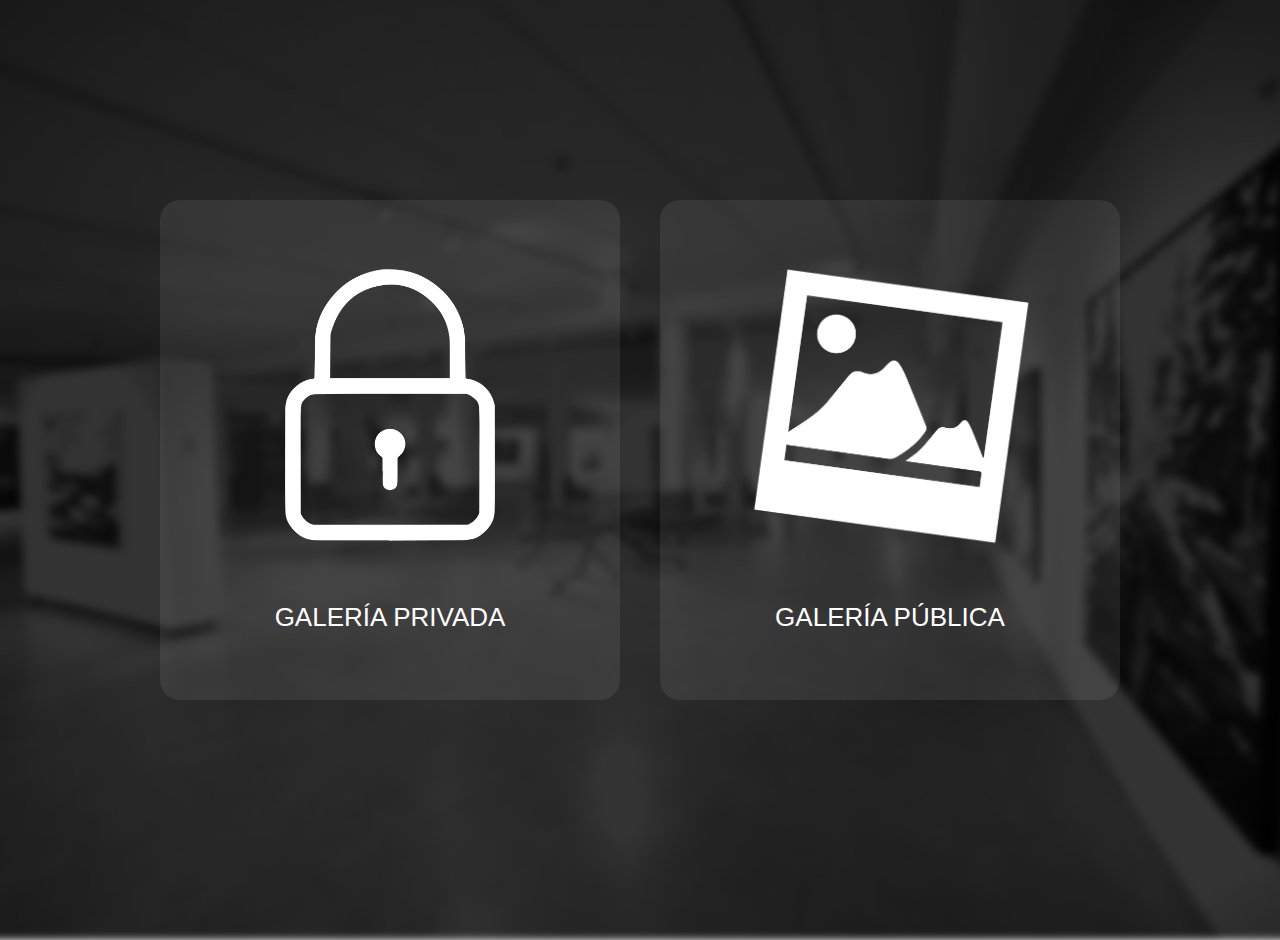
<file: Front-end development/Exams/27-11-2019 - Gallery/index.html>
<!DOCTYPE html>
<!-- Idioma español -->
<html lang="es-ES">
<head>
	<meta charset="UTF-8">
	<title>Examen Noviembre</title>

	<!-- Añadimos jQuery -->
	<script src="https://ajax.googleapis.com/ajax/libs/jquery/3.4.1/jquery.min.js"></script>
	
	<style>
		
		/*Reglas generales*/
		* {
			font-family: Helvetica, sans-serif;
		}
		body {
			padding: 0;
			margin: 0;
			overflow: hidden;
		}

		/*Imagen de fondo*/
		.background {
			position: absolute;
			filter: grayscale(100%) contrast(150%) brightness(20%) blur(4px);
			background-image: url('./images/background.jpg');
			background-color: rgb(100,100,100);
			background-size: cover;
			background-position: center;
			background-repeat: no-repeat;
			width: calc(100% + 50px);
			height: calc(100% + 50px);
			top: -10px;
			left: -10px;
		}
		
		/*Contenedor principal que centra el contenido*/
		.main-container {
			position: absolute;
			vertical-align: middle;
			margin: auto;
			display: flex;
			flex-direction: column;
			flex-wrap: wrap;
			justify-content: center;
			align-items: center;
			width: 100%;
			height: 100%;			
		}

		/*Reglas de los subcontenedores*/
		.subcontainer {
			position: absolute;
			display: flex;
			/*background-color: red;*/
			width: 1000px;
			height: 500px;
			justify-content: center;
			align-items: center;
			color: white;			
		}
		/*Subcontenedor de la interfaz principal*/
		.subcontainer_main {
			opacity: 1;
			/*pointer-events: none;*/
		}
		/*Subcontenedor del formulario*/
		.subcontainer_column {
			opacity: 0;
			flex-direction: column;
			pointer-events: none;
		}
		/*Subcontenedor de la galería privada*/
		.subcontainer_img {
			width: 1200px;
			height: 500px;
			opacity: 0;
			pointer-events: none;
			/*background-color: red;*/
		}
		/*Subcontenedor de la galería pública*/
		.subcontainer_public {
			width: 1200px;
			height: 650px;
			flex-direction: column;
			/*background-color: red;*/
			margin-top: 30px;
			opacity: 0;
			pointer-events: none;
		}

		/*Botones de la interfaz inicial para acceder a las diferentes galerías*/
		.myButton {
			display: flex;
			flex-direction: column;
			margin: 2%;
			width: 50%;
			height: 100%;
			cursor: pointer;
			justify-content: center;
			align-items: center;
			color: white;
			background-color: rgba(255,255,255,.08);
			transition: .2s;
			border-radius: 20px;
		}
		
		/*Contenedores de las imágenes de los botones*/
		.myImage {
			width: 90%;
			height: 75%;
			/*background-color: blue;*/
			display: flex;
			justify-content: center;
			align-items: center;
		}

		/*Títulos de las galerías*/
		.subtext {
			width: 100%;
			height: 25%;
			font-size: 26px;
			/*background-color: red;*/
			display: flex;
			justify-content: center;
			align-items: center;
			color: white;
			margin-top: -40px;
		}

		img {
			width: 75%;
		}

		#right img {
			width: 70%;
		}

		.myButton:hover {
			background-color: rgba(255,255,255,.2);
		}

		/* - - - - - - - - - - - - - - - - - - - - - - - - - - - - - - - - */

		/* FORMULARIO */

		/* - - - - - - - - - - - - - - - - - - - - - - - - - - - - - - - - */

		/*Reglas generales del formulario*/
		.form {
			width: 600px;
			height: 415px;
			background-color: rgba(255,255,255,.15);
			transition: .2s;
			border-radius: 20px;
		}
		/*Círculo superior con la imagen de un candado*/
		.circle-container {
			width: 100%;
			display: flex;
			justify-content: center;
			align-items: center;			
		}
		.circle {
			position: absolute;
			clip-path: circle(50% at 50% 50%);
			width: 70px;
			height: 70px;
			background-color: rgba(120,190,220,1);
			vertical-align: middle;
			margin: auto;
			display: flex;
			flex-direction: column;
			flex-wrap: wrap;
			justify-content: center;
			align-items: center;
		}
		.circle img {
			width: 60%;
			margin-top: -5px;
		}
		
		/*Contenedores de los campos de texto*/
		.field-container {
			width: 100%;
			/*background-color: red;*/
			display: flex;
			justify-content: center;
			align-items: center;
			position: relative;
			top: 70px;
		}
		#nameC {
			top: 70px;
		}
		#lastnameC {
			top: 85px;
		}
		#keyC {
			top: 100px;
		}
		#buttonC {
			top: 130px;
		}

		/*Atributos específicos de ellos*/
		.field-container input, .field-container button {
			text-decoration: none;
			width: 60%;
			height: 48px;
			border-radius: 10px;
			outline: none;
			border-color: transparent;
		}

		.field-container input {
			text-align: left;
			font-size: 22px;
			transition: .2s;
			border: 2px solid white;
			padding-left: 6%;
			padding-right: 6%;
		}

		#keyC input {
			text-align: center;
		}

		.field-container input:focus{
		    border: 2px solid rgba(120,190,220,1);
		}

		::placeholder {
			/*font-size: 24px;*/
			opacity: 0.2;
			position: relative;
			top: 0;
		}

		.field-container button {
			width: 72%;
			height: 60px;
			background-color: rgba(0,0,0,0.5);
			color: white;
			font-size: 18px;
			cursor: pointer;
			transition: .2s;
		}

		.field-container button:hover {
			background-color: rgba(140,215,250,1);
		}

		.subtitle {
			margin-top: 30px;
			opacity: 0.6;
		}

		/* - - - - - - - - - - - - - - - - - - - - - - - - - - - - - - - - */

		/* GALERÍA PRIVADA */

		/* - - - - - - - - - - - - - - - - - - - - - - - - - - - - - - - - */

		/*Botón en el que está la flecha de retorno*/
		#button-img {
			position: fixed;
			width: 60px;
			height: 60px;
			border-radius: 30px;
			border: 2px solid rgba(255,255,255,0.2);
			background-color: rgba(255,255,255,0.05);
			margin-left: 20px;
			margin-top: 20PX;
			cursor: pointer;
			z-index: 100;
			transform: rotate(180deg);
			outline: none;
			opacity: 0;
			transition: .2s;
		}
		/*#button-img:hover {
			background-color: rgba(255,255,255,0.1);
		}*/
		
		/*Contenedor de las pinturas*/
		.painting-container {
			width: 30%;
			height: 90%;
			margin: 1.6%;
			display: flex;
			flex-direction: column;
			padding-top: 100px;
		}

		/*Atributos de las pinturas*/
		.painting {
			width: 100%;
			height: 60%;
			background-image: url('./images/1.jpg');
			background-size: cover;
  			background-position: center;
  			background-repeat: no-repeat;
  			filter: grayscale(100%);
  			transition: .2s;
  			cursor: pointer;
  			border-radius: 5px;
		}
		#painting2 {
			background-image: url('./images/2.jpg');
		}
		#painting3 {
			background-image: url('./images/3.jpg');
		}

		.painting img {			
			box-shadow: 0 0 12px 10px rgba(0,0,0,.2);
		}
		
		/*Subtítulo de las pinturas*/
		.painting-text {
			width: 100%;
			height: 40%;
			/*background-color: green;*/
			text-align: center;
			font-size: 13px;		
			padding-top: 10px;
			opacity: 1;
			transition: .2s;			
		}

		.painting-text p {
			padding-right: 30px;
			padding-left: 30px;
		}

		.painting-text #p2 {
			padding-top: 5px;
		}

		.title-and-paragraph {
			margin-top: -20px;
			opacity: 0;
			transition: .2s;
		}

		/* - - - - - - - - - - - - - - - - - - - - - - - - - - - - - - - - */

		/* GALERÍA PÚBLICA */

		/* - - - - - - - - - - - - - - - - - - - - - - - - - - - - - - - - */

		/*Contenedor de la imagen ampliada y las flechas de dirección*/
		.top-container {
			width: 100%;
			height: 70%;
			/*background-color: green;*/
			vertical-align: middle;
			margin: auto;
			display: flex;
			flex-direction: column;
			flex-wrap: wrap;
			justify-content: center;
			align-items: center;
		}

		/*Contenedor de las miniaturas*/
		.bottom-container {
			width: 100%;
			height: 30%;
			/*background-color: blue;*/
			vertical-align: middle;
			margin: auto;
			display: flex;
			flex-direction: row;
			flex-wrap: wrap;
			justify-content: center;
			align-items: center;
		}

		/*Contenedor de las flechas*/
		.arrow-container {
			width: 15%;
			height: 100%;
			/*background-color: yellow;*/
			vertical-align: middle;
			margin: auto;
			display: flex;
			flex-direction: column;
			flex-wrap: wrap;
			justify-content: center;
			align-items: center;
			margin-top: -15px;	
		}

		.arrow-subcontainer {
			width: 100px;
			height: 100px;
			/*background-color: rgba(255,255,255,.1);*/
			background-image: url('./images/side_arrow.png');
			background-size: 50px 50px;
  			background-position: 54% 50%;
  			background-repeat: no-repeat;
  			cursor: pointer;
  			opacity: .2;
  			clip-path: circle(50% at 50% 50%);
  			transition: .2s;
		}

		.arrow-subcontainer:hover {
			background-color: rgba(255,255,255,.1);
			opacity: .7;			
		}

		#arrow1 {
			transform: rotate(180deg);
		}

		/*Contenedor de la imagen ampliada*/
		.image-container {
			width: 70%;
			height: 100%;
			/*background-color: black;*/
			vertical-align: middle;
			margin: auto;
			display: flex;
			flex-direction: column;
			flex-wrap: wrap;
			justify-content: center;
			align-items: center;
		}
		.image-subcontainer {
			width: 90%;
			height: 90%;
			border-radius: 5px;
			box-shadow: 0 0 12px 10px rgba(0,0,0,.2);
			background-image: url('./images/public_gallery/1.jpg');
			background-size: cover;
  			background-position: center;
  			background-repeat: no-repeat;
		}

		/*Contenedor del texto inferior de las pinturas*/
		.subtitle-container {
			width: 90%;
			height: 10%;
			/*background-color: orange;*/
			vertical-align: middle;
			margin: auto;
			display: flex;
			flex-direction: column;
			flex-wrap: wrap;
			justify-content: center;
			align-items: center;
			opacity: .7;	
			font-size: 14px;
		}

		/*Miniaturas de las fotos*/
		.thumbnail {
			width: 10%;
			height: 75px;
			margin: 20px;
			/*background-color: red;*/
			cursor: pointer;
			background-size: cover;
  			background-position: center;
  			background-repeat: no-repeat;
  			margin-top: 0px;
  			border-radius: 5px;
  			box-shadow: 0 0 10px 5px rgba(0,0,0,.1);
  			filter: grayscale(100%) contrast(100%) brightness(80%);
  			transition: .2s;
		}
		#th1 {
			background-image: url('./images/public_gallery/1.jpg');
			filter: grayscale(0%) contrast(100%) brightness(100%);
		}
		#th2 {
			background-image: url('./images/public_gallery/2.jpg');
			background-position: top;
		}
		#th3 {
			background-image: url('./images/public_gallery/3.jpg');
		}
		#th4 {
			background-image: url('./images/public_gallery/4.jpg');
		}
		#th5 {
			background-image: url('./images/public_gallery/5.jpg');
		}

	</style>

	<script>

		// Creamos un array en el que guardar los datos de registro del usuario
		var arrayRegistros = new Array();

		// Creamos un registro de prueba (nombre: a, apellidos: b, clave: 0000)
		var arrayPrueba = ["a", "b", "0000"];
		arrayRegistros.push(arrayPrueba);

		/*Cuando el documento se haya cargado*/
		$(document).ready(function(){

			/*Si clicamos sobre el botón de galería privada*/
			$("#left").click(function() {

				/*La interfaz principal de desvanece*/
				$(".subcontainer_main").animate({opacity: 0}, {queue: false, duration: 250});
				$(".subcontainer_main").css('pointer-events', 'auto');

				/*Pasados unos milisegundos aparece el formulario*/
				setTimeout(function() {
					$(".subcontainer_column").animate({opacity: 1}, {queue: false, duration: 350});
					$(".subcontainer_column").css('pointer-events', 'auto');

					$("#button-img").css("opacity", "1");
					$("#button-img").css('pointer-events', 'auto');
				}, 200);

				/*Ubicamos el focus sobre el primer campo del formulario*/
				$("#nameC input").focus();
			});

			/*Si clicamos sobre el botón de galería pública*/
			$("#right").click(function() {

				/*La interfaz principal de desvanece*/
				$(".subcontainer_main").animate({opacity: 0}, {queue: false, duration: 250});
				$(".subcontainer_main").css('pointer-events', 'auto');

				/*Pasados unos milisegundos aparece la galería pública*/
				setTimeout(function() {
					$(".subcontainer_public").animate({opacity: 1}, {queue: false, duration: 350});
					$(".subcontainer_public").css('pointer-events', 'auto');

					$("#button-img").css("opacity", "1");
					$("#button-img").css('pointer-events', 'auto');
				}, 200);
			});

			/*Si clicamos en el botón de retornar*/
			$("#button-img").click(function() {

				/*Aparece la interfaz principal*/
				setTimeout(function() {
					$(".subcontainer_main").animate({opacity: 1}, {queue: false, duration: 250});
					$(".subcontainer_main").css('pointer-events', 'auto');
				}, 200);

				/*Desvanecemos cualquier otra interfaz que pudiera estar visible*/
				$(".subcontainer_column").animate({opacity: 0}, {queue: false, duration: 250});
				$(".subcontainer_column").css('pointer-events', 'none');

				$(".subcontainer_img").animate({opacity: 0}, {queue: false, duration: 250});
				$(".subcontainer_img").css('pointer-events', 'none');

				$(".subcontainer_public").animate({opacity: 0}, {queue: false, duration: 250});
				$(".subcontainer_public").css('pointer-events', 'none');

				$("#button-img").css("opacity", "0");
				$("#button-img").css("pointerEvents", "none");

				/*Reiniciamos el valor de los campos de texto del formulario*/
				$("input").val("");

				/*Reiniciamos la selección de las pinturas*/
				setTimeout(function() {
					cleanPaintingSelection();
					disableFormButton();

					selectedImage = 1;
					thumbnailSelection();
				}, 600);
				
			});

			/* - - - - - - - - - - - - - - - - - - - - - - - - - - - - - - - - */			

			/*El botón de verificación del formulario empieza deshabilitado*/
			disableFormButton();

			/*Hover del botón del formulario (es necesario usar jQuery por los cambios al deshabilitarlo)*/
			$('.field-container button').hover(function(){

				$('.field-container button').css("filter", "contrast(110%) brightness(114%)");
			
				}, function(){
					
				$('.field-container button').css("filter", "none");
									
			});

			/*Hover del botón para retornar a la interfaz principal*/
			$('#button-img').hover(function(){

				$('#button-img').css("background", "rgba(255,255,255,.1)");
			
				}, function(){
					
				$('#button-img').css("background", "rgba(255,255,255,.05)");
									
			});

			/*Función para activar/desactivar el botón de verificación según haya o no caracteres escritos*/
			$(".field-container input").on('input', function() {

				/*Al introducir algo en los campos del formulario, el botón de verificación se activa*/				
				if($("#nameC input").val() != "" && $("#lastnameC input").val() != "" && $("#keyC input").val() != "") {
					$('.field-container button').attr("disabled", false);
					$('.field-container button').css("background", "rgba(120,190,220,1)");
					$('.field-container button').css("cursor", "pointer");
				}
				/*Si no hay ningún carácter en los campos de texto, el botón permanece deshabilitado*/
				else {
					$('.field-container button').attr("disabled", true);
					$('.field-container button').css("background", "rgba(0,0,0,0.5)");
					$('.field-container button').css("cursor", "default");
				}  
			});
			
			/*Al pulsar el botón del formulario*/
			$(".field-container button").click(function() {

				/*Comprobamos que la clave introducida tiene cuatro caracteres*/
				if($("#keyC input").val().length == 4) {

					/*Creamos un array temporal con el contenido de los campos del formulario*/
					var arrayFormulario = new Array();
					arrayFormulario.push($("#nameC input").val());
					arrayFormulario.push($("#lastnameC input").val());
					arrayFormulario.push($("#keyC input").val());

					/*Booleano para controlar si el registro recogido del formulario existe en el array de usuarios*/
					var match = false;

					for (var i = 0; i < arrayRegistros.length && !match; i++) {

						if(arrayRegistros[i].toString() == arrayFormulario.toString()) {
							
							match = true;

							/*Desvanecemos el formulario*/
							$(".subcontainer_column").animate({opacity: 0}, {queue: false, duration: 300});
							$(".subcontainer_column").css('pointer-events', 'none');

							/*Aparece la galería privada*/
							setTimeout(function() {
								$(".subcontainer_img").animate({opacity: 1}, {queue: false, duration: 400});
								$(".subcontainer_img").css('pointer-events', 'auto');
							}, 300);							
						}
					}

					/*En caso de que los datos introducidos en el formulario no estén guardados, mostramos la opción de registro*/
					if(!match) {

						/* * * * * * * * * * * * * * * * * * * * * * * * * * * * * * */
						//                     R E G I S T R O
						/* * * * * * * * * * * * * * * * * * * * * * * * * * * * * * */

						/*Si el usuario elige registrarse*/
						if(trueIfMessage(confirm("No existen los datos, ¿desea registrarse?"))) {

							var arrayTemporal = new Array();

							// Declaramos un segundo booleano para saber si se ha introducido un valor válido
        					var validInput = false;

        					// Repetimos el bucle mientras los datos introducidos no sean válidos
        					while(!validInput) {

        						// Nombre
								var name = prompt("Introduzca su nombre: ");

								if(name.length == 0) {
					                alert("Campo requerido, debe escribir un carácter por lo menos");
						        } else if(/\d/.test(name)) {
					                alert("Los números no están aceptados");			        	
						        } else {
					        		validInput = true;
					        		arrayTemporal.push(name);					        	
						        }
        					}

        					// Reiniciamos el booleano
        					var validInput = false;

        					// Repetimos el bucle mientras los datos introducidos no sean válidos
        					while(!validInput) {

        						// Apellidos
								var lastname = prompt("Introduzca sus dos primeros apellidos: ");

								if(lastname.length == 0) {
					                alert("Campo requerido, debe escribir un carácter por lo menos");
						        } else if(/\d/.test(lastname)) {
					                alert("Los números no están aceptados");			        	
						        }  else {
						        	validInput = true;
						        	arrayTemporal.push(lastname);
						        }
        					}

        					// Reiniciamos el booleano
        					var validInput = false;

        					// Repetimos el bucle mientras los datos introducidos no sean válidos
        					while(!validInput) {

        						// Clave
								var key = prompt("Introduzca una clave de cuatro números naturales: ");

								if(key.length != 4 || isNaN(key)) {
					                alert("La clave debe estar formada por cuatro dígitos naturales");
						        } else {

						        	// Declaramos un booleano para controlar si el nombre introducido ya está registrado
						        	var claveValida = true;

						        	// Recorremos el array principal en su busca
						        	for (var i = 0; i < arrayRegistros.length; i++) {

						        		// Si existe, aparecerá un mensaje de alerta y se repetirá el bucle
						        		if(key == arrayRegistros[i][2]) {
						        			alert("La clave ya está registrada, por favor, introduzca otra");
						        			claveValida = false;
						        		}
						        	}

						        	if(claveValida) {
						        		validInput = true;
						        		arrayTemporal.push(key);
						        	}
						        }
        					}

        					/*Añadimos el nuevo usuario al array de registros*/
        					arrayRegistros.push(arrayTemporal);

        					$("#nameC input").val(arrayTemporal[0]);
        					$("#lastnameC input").val(arrayTemporal[1]);
        					$("#keyC input").val(arrayTemporal[2]);

        					alert("¡Registro completado con éxito!");

						}

						/*Si el usuario cancela, el focus lo ubicamos en el primer campo de texto del formulario*/
						else {
							$("#nameC input").focus();
							$("#nameC input").select();
						}						
					}
				}

				/*Mensaje de alerta si introducimos una clave menor a cuatro dígitos*/
				else {
					alert("La clave debe tener cuatro dígitos naturales");
					$("#keyC input").focus();
					$("#keyC input").select();
				}

			});

			/*Evitamos que el usuario pueda introducir una cifra superior a 9999 en el campo númerico de la clave*/
			$("#keyC input").on("keypress", function(e){
			    var currentValue = String.fromCharCode(e.which);
			    var finalValue = $(this).val() + currentValue;

			    /*Si el texto está seleccionado y escribimos sobre él, sobreescribimos su contenido*/
			    if(finalValue.length > 4 && (window.getSelection().toString().length) != 4) {
			        e.preventDefault();
			    }
			});

			/*Evitamos que el usuario pueda introducir números en los campos de nombre y apellidos*/
			$("#nameC input").on("keypress", function(e){
			    var currentValue = String.fromCharCode(e.which);
			    var finalValue = $(this).val() + currentValue;

			    if(/\d/.test(finalValue)) {
			        e.preventDefault();
			    }
			});
			$("#lastnameC input").on("keypress", function(e){
			    var currentValue = String.fromCharCode(e.which);
			    var finalValue = $(this).val() + currentValue;

			    if(/\d/.test(finalValue)) {
			        e.preventDefault();
			    }
			});

			/*Atajo de teclado para registrar nuevos nombres mediante la tecla enter si el focus lo tiene el campo de la clave*/
			$("#keyC input").keydown(function(){

				var x = event.keyCode;
				if(x == 13 && $('.field-container button').attr("disabled") != "disabled") {
					$(".field-container button").click();
				}
			});

			/* - - - - - - - - - - - - - - - - - - - - - - - - - - - - - - - - */

			/*Si clicamos sobre alguna de las imágenes del primer ejercicio*/
			paintingSelection("#painting", "1");
			paintingSelection("#painting", "2");
			paintingSelection("#painting", "3");

			/* - - - - - - - - - - - - - - - - - - - - - - - - - - - - - - - - */
			/* GALERÍA PÚBLICA */
			/* - - - - - - - - - - - - - - - - - - - - - - - - - - - - - - - - */

			// Dependiendo de la miniatura seleccionada, se ampliará una imagen u otra
			for (var i = 1; i <= 5; i++) {
				switchImage(i);
			}

			/*Al pulsar en "siguiente foto"*/
			$("#arrow2").click(function() {

				if(selectedImage < 5) {
					selectedImage++;
				} else {
					selectedImage = 1;
				}
				
				thumbnailSelection();
			});

			/*Al pulsar en "foto anterior"*/
			$("#arrow1").click(function() {

				if(selectedImage > 1) {
					selectedImage--;
				} else {
					selectedImage = 5;
				}
				
				thumbnailSelection();
			});		

		});

		/*FUNCIONES*/
		var selectedPaintings = [false, false, false];

		function trueIfMessage(message) {
		    return (message != '' && message != null);
		}

		/*Configuración de las pinturas de la galería privada*/
		function paintingSelection(id, number) {
			
			/*Su hover*/
			$(id+number).hover(function(){
				if(!selectedPaintings[number-1]) {
				$(id+number).css("filter", "grayscale(100%) contrast(110%) brightness(120%)");
			}
				}, function(){
					if(!selectedPaintings[number-1]) {
						$(id+number).css("filter", "grayscale(100%)");
					}  				
			});

			/*Qué ocurre al seleccionar alguna de ellas*/
			$(id+number).click(function() {

				cleanPaintingSelection();

				$(id+number).css("filter", "grayscale(0%) contrast(100%) brightness(100%)");
				$("#tp"+number).css({"opacity": "1", "marginTop": "0px"});
				selectedPaintings[number-1] = true;
			});
		}

		/*Deseleccionar las pinturas*/
		function cleanPaintingSelection() {
			$(".painting").css("filter", "grayscale(100%) contrast(100%) brightness(100%)");
			$(".title-and-paragraph").css({"opacity": "0", "marginTop": "-20px"});				
			selectedPaintings = [false, false, false];
		}

		/*Deshabilitar el botón de verificación del formulario*/
		function disableFormButton() {
			$('.field-container button').attr("disabled", true);
			/*Su color se tornará gris*/
			$('.field-container button').css("background", "rgba(0,0,0,0.5)");
			/*Su cursor a default*/
			$('.field-container button').css("cursor", "default");
		}

		/*Subtítulos de las fotos*/
		var arrayPaintings = ["A Father's Love (2015) - William Roby","Paseo a Orillas del Mar (1909) - Joaquín Sorolla","La Noche Estrella (1889) - Vincent van Gogh","La Joven de la Perla (1667) - Johannes Vermeer","El Beso (1859) - Francesco Hayez"];
		var selectedImage = 1;

		/*Función para ampliar las imágenes de la galería pública*/
		function switchImage(num) {
			$("#th" + num).click(function() {
				selectedImage = num;
				$(".image-subcontainer").css("background-image", "url(./images/public_gallery/" + num + ".jpg)");
				if(num == 2) {
					$(".image-subcontainer").css("background-position", "top");
				} else {
					$(".image-subcontainer").css("background-position", "center");
				}
				$(".subtitle-container").text(arrayPaintings[num-1]);
				$(".thumbnail").css("filter", "grayscale(100%) contrast(100%) brightness(80%)");
				$("#th" + num).css("filter", "grayscale(0%) contrast(100%) brightness(100%)");
			});
		}

		/*Configuración al seleccionar una nueva foto en la galería pública*/
		function thumbnailSelection() {			
			$(".image-subcontainer").css("background-image", "url(./images/public_gallery/" + selectedImage + ".jpg)");
			$(".subtitle-container").text(arrayPaintings[selectedImage-1]);
			$(".thumbnail").css("filter", "grayscale(100%) contrast(100%) brightness(80%)");
			$("#th" + selectedImage).css("filter", "grayscale(0%) contrast(100%) brightness(100%)");
			if(selectedImage == 2) {
				$(".image-subcontainer").css("background-position", "top");
			} else {
				$(".image-subcontainer").css("background-position", "center");
			}
		}

	</script>

</head>

<body>

	<div class="background"></div>

	<!-- Botón para volver a la interfaz principal -->
	<button id="button-img">
		<img id="back-img" src="images/arrow.png" alt="">
	</button>

	<div class="main-container">		

		<!-- Interfaz principal -->
		<div class="subcontainer subcontainer_main">
			
			<!-- Botón de galería privada -->
			<div class="myButton" id="left">
				<div class="myImage">
					<img src="./images/lock.png">
				</div>
				<div class="subtext">
					<p>GALERÍA PRIVADA</p>
				</div>			
			</div>

			<!-- Botón de galería pública -->
			<div class="myButton" id="right">
				<div class="myImage">
					<img src="./images/gallery.png">
				</div>
				<div class="subtext">
					<p>GALERÍA PÚBLICA</p>					
				</div>			
			</div>

		</div>

		<!-- Formulario -->
		<div class="subcontainer subcontainer_column">

			<div class="form">
				
				<!-- Círculo decorativo superior -->
				<div class="circle-container">
					<div class="circle"><img src="./images/lock.png"></div>
				</div>				

				<!-- Nombre -->
				<div class="field-container" id="nameC">
					<input type="text" placeholder="Nombre">
				</div>

				<!-- Apellidos -->
				<div class="field-container" id="lastnameC">
					<input type="text" placeholder="Apellidos">
				</div>

				<!-- Clave -->
				<div class="field-container" id="keyC">
					<input type="number" min="0000" max="9999" placeholder="Clave">
				</div>

				<!-- Botón de verificación -->
				<div class="field-container" id="buttonC">
					<button>VERIFICAR</button>
				</div>
				
			</div>

			<!-- Subtítulo del formulario -->
			<p class="subtitle">Por favor, introduzca sus datos</p>

		</div>

		<!-- Galería Privada -->
		<div class="subcontainer subcontainer_img">

			<!-- Primera pintura -->
			<div class="painting-container">

				<div class="painting" id="painting1">
					
				</div>
				<div class="painting-text" id="text1">

					<div class="title-and-paragraph" id="tp1">
						<p>Españoles en el Colorado (2016) - Ferrer-Dalmau</p>
						<p id="p2">Augusto Ferrer-Dalmau es un pintor barcelonés entregado a capturar los momentos cruciales de la historia militar española. Su estilo realista aúna la grandeza épica de los antiguos pintores de batallas con la hondura del romanticismo del siglo XIX.</p>

					</div>
				</div>
				
			</div>

			<!-- Segunda pintura -->
			<div class="painting-container">

				<div class="painting" id="painting2">

				</div>
				<div class="painting-text" id="text2">
					
					<div class="title-and-paragraph" id="tp2">
					<p>La Creación de Adan (1511) - Miguel Ángel</p>
					<p id="p2">Fresco realizado por encargo del Papa Julio II, siendo uno de los nueve episodios del Génesis que decoran la boveda de la Capilla Sixtina. En él, Dios le da vida a Adán, el primer hombre. Se erige como una de las obras más apreciadas e icónicas de la historia universal. </p>
					</div>

				</div>
				
			</div>

			<!-- Tercera pintura -->
			<div class="painting-container">

				<div class="painting" id="painting3">

				</div>
				<div class="painting-text" id="text3">
					<div class="title-and-paragraph"  id="tp3">
					<p>Proclamación del Imperio Alemán (1871) - Anton von Werner</p>
					<p id="p2">La guerra Franco-Prusiana sentenció el fin del Imperio Francés y proclamó, en el mismo Palacio de Versalles, la hegemonía del nuevo Káiser. De esta contienda brotará un profundo deseo de venganza, estallando décadas más tarde en la Primera Guerra Mundial.</p>
					</div>

				</div>				
			</div>

		</div>

		<!-- Galería pública -->
		<div class="subcontainer subcontainer_public">
			
			<!-- Contenedor de la imagen ampliada y las flechas -->
			<div class="top-container">

				<!-- Flecha izquierda -->
				<div class="arrow-container" id="arrow1">
					<div class="arrow-subcontainer"></div>
				</div>

				<!-- Imagen ampliada -->
				<div class="image-container">

					<!-- Imagen -->
					<div class="image-subcontainer">
						
					</div>

					<!-- Pie de foto -->
					<div class="subtitle-container">
						<p>A Father's Love (2015) - William Roby</p>
					</div>
				</div>

				<!-- Flecha derecha -->
				<div class="arrow-container" id="arrow2">
					<div class="arrow-subcontainer"></div>
				</div>
				
			</div>

			<!-- Contenedor de las miniaturas -->
			<div class="bottom-container">

				<div class="thumbnail" id="th1"></div>
				<div class="thumbnail" id="th2"></div>
				<div class="thumbnail" id="th3"></div>
				<div class="thumbnail" id="th4"></div>
				<div class="thumbnail" id="th5"></div>
				
			</div>			
			
		</div>
		
	</div>
	
</body>
</html>
</file>
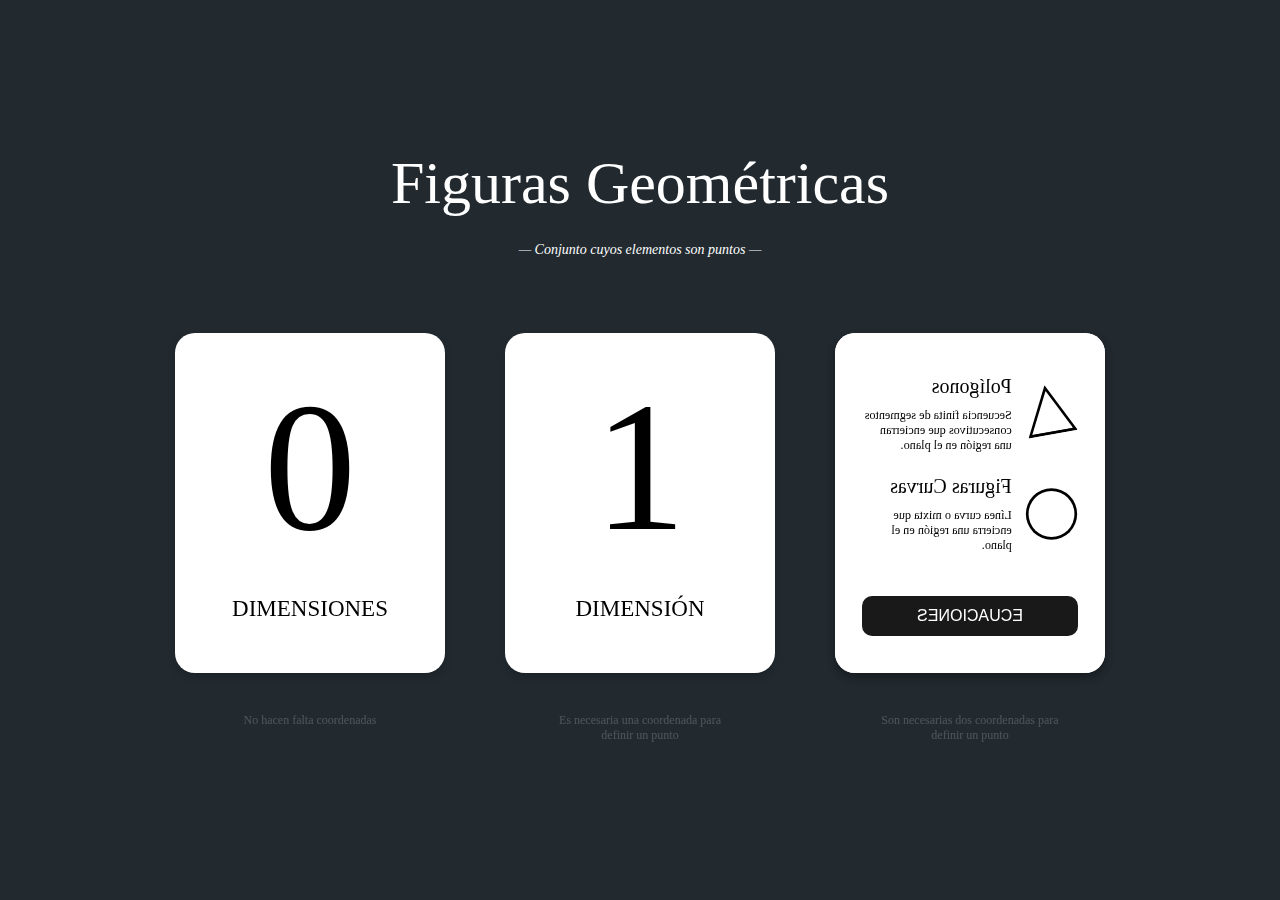
<file: Front-end development/27 Geometric figures/Actividad27.html>
<!DOCTYPE html>
<html lang="es-ES">
<head>
	<meta charset="UTF-8">
	<title>Actividad27</title>

	<!--
	En esta práctica se ha seguido explorando el uso de las tarjetas
	como recurso para ordenar información. Esta vez el diseño es
	adaptativo (a diferencia de la Actividad 8 de Diseño Web), 
	se puede reducir la anchura del navegador y hacer scroll para 
	ver las partes desplazadas por Flexbox.

	Los documentos son: dos HTML, un CSS y un archivo JavaScript.

	El código JavaScript se centra en controlar el cambio de datos
	interactivo de las ecuaciones de las figuras geométricas.

	Aparte de jQuery, se ha hecho uso de la librería MathJax para
	la definición de dichas ecuaciones.
	-->

	<!-- Añadimos la hoja de estilo -->
	<link rel="stylesheet" href="style.css">

	<!-- Añadimos jQuery -->
	<script src="https://ajax.googleapis.com/ajax/libs/jquery/3.4.1/jquery.min.js"></script>

	<script>

		/*Cuando la página web esté lista*/
		$(document).ready(function() {

			/*Al hacer click en el botón de las figuras geométricas de dos dimensiones*/
			$("button").click(function() {

				/*Ocultamos el contenido de la tarjeta*/
				$("#card3-content").hide();
				$("#card-front_3").hide();
				$("#card_3 .card-inner").hide();
				$("#subtitle-container_3").hide();				
				$("#card-subinner_3").css("background", "white");

				/*Realizamos una animación de "inmersión" a la tarjeta*/
				$("#card-subinner_3").animate({
					marginLeft: '-=70vw',
					marginTop: '-=55vh',
					width: "+=100vw", 
					height: "+=100vh"
				}, 350, function(){
				    location.href='Actividad27_aux.html';
				});
			});
		});
			
	</script>

</head>
<body>

	<div class="main-container">
	
		<!-- Contenedor general -->
		<div id="wrapper">

			<!-- Título y subtítulo -->
			<p id="top-title">Figuras Geométricas</p>
			<p id="top-subtitle">— Conjunto cuyos elementos son puntos —</p>

			<!-- Contenedor de las tarjetas -->
			<div id="container">

				<!-- - - - - - - - - - - - - - - - - - - - - - - - - - - - - - - - - - -->

				<!-- Primera tarjeta -->
				<div id="card_1" class="card">
					<div class="card-inner">

						<!-- Tarjeta frontal -->
						<div class="card-front">
							<div class="text-container">
								<p class="title">0</p>
								<p class="text">DIMENSIONES</p>
							</div>
						</div>

						<!-- Tarjeta trasera -->
						<div class="card-back">
							<div class="back-text-container">
								<p class="back-figure">•</p>
								<p class="back-title">Punto</p>
								<p class="back-text">Figura que no tiene ni profundidad ni anchura. Las demás figuras geométricas son la unión de muchos de ellos.</p>
							</div>
						</div>

					</div>

					<!-- Subtítulo -->
					<div class="subtitle-container">
						<p class="subtitle">No hacen falta coordenadas</p>
					</div>
				</div>

				<!-- - - - - - - - - - - - - - - - - - - - - - - - - - - - - - - - - - -->

				<!-- Segunda tarjeta -->
				<div id="card_2" class="card">
					<div class="card-inner">

						<!-- Tarjeta frontal -->
						<div class="card-front">
							<div class="text-container">
								<p class="title">1</p>
								<p class="text">DIMENSIÓN</p>
							</div>
						</div>

						<!-- Tarjeta trasera -->
						<div class="card-back">
							<div class="back-text-container">
								<p id="line"></p>
								<p class="back-title back-title_2">Recta</p>
								<p class="back-text back-text_2">Sucesión de puntos alineados.</p>
								<!-- <hr> -->
								<svg id="curve">
								  <path d="M 0 40 q 70 40 140 0" stroke="black"
								  stroke-width="4" fill="none" stroke-linecap="round"/>
								</svg>
								<p class="back-title back-title_2">Curva</p>
								<p class="back-text back-text_2">Sucesión de puntos desalineados que no forman ángulos.</p>
							</div>
						</div>

					</div>

					<!-- Subtítulo -->
					<div class="subtitle-container">
						<p class="subtitle">Es necesaria una coordenada para definir un punto</p>
					</div>
				</div>

				<!-- - - - - - - - - - - - - - - - - - - - - - - - - - - - - - - - - - -->

				<!-- Tercera tarjeta -->
				<div id="card_3" class="card">

					<div id="card-subinner_3">

						<div id="card-inner_3" class="card-inner">
							
							<!-- Tarjeta frontal -->
							<div id="card-front_3" class="card-front">
								<div class="text-container">
									<p class="title">2</p>
									<p class="text">DIMENSIONES</p>
								</div>
							</div>

							<!-- Tarjeta trasera -->
							<div id="card-back_3" class="card-back">
								
								<div id="card3-content">
									<div class="category-container category-container_top">

										<!-- Imagen de un polígono -->
										<div class="image-container">
											<div id="triangle"></div>
											<div id="triangle_2"></div>
										</div>

										<!-- Definición de polígono -->
										<div class="text_3-container">
											<p class="back-title back-title_3">Polígonos</p>
											<p class="back-text back-text_3">Secuencia finita de segmentos consecutivos que encierran una región en el plano.</p>
										</div>
									</div>

									<div class="category-container">

										<!-- Imagen de una figura curva -->
										<div class="image-container">
											<div id="circle"></div>
											<div id="circle_2"></div>
										</div>

										<!-- Definición de figura curva -->
										<div class="text_3-container">
											<p class="back-title back-title_3">Figuras Curvas</p>
											<p class="back-text back-text_3">Línea curva o mixta que encierra una región en el plano.</p>
										</div>
									</div>
									
									<!-- Botón para enlazar con las ecuaciones -->
									<button>ECUACIONES</button>
								</div>		
							</div>							
						</div>
					</div>

					<!-- Subtítulo -->
					<div id="subtitle-container_3" class="subtitle-container">
						<p class="subtitle">Son necesarias dos coordenadas para definir un punto</p>
					</div>

				</div>
			</div>
		</div>
	</div>
</body>
</html>
</file>
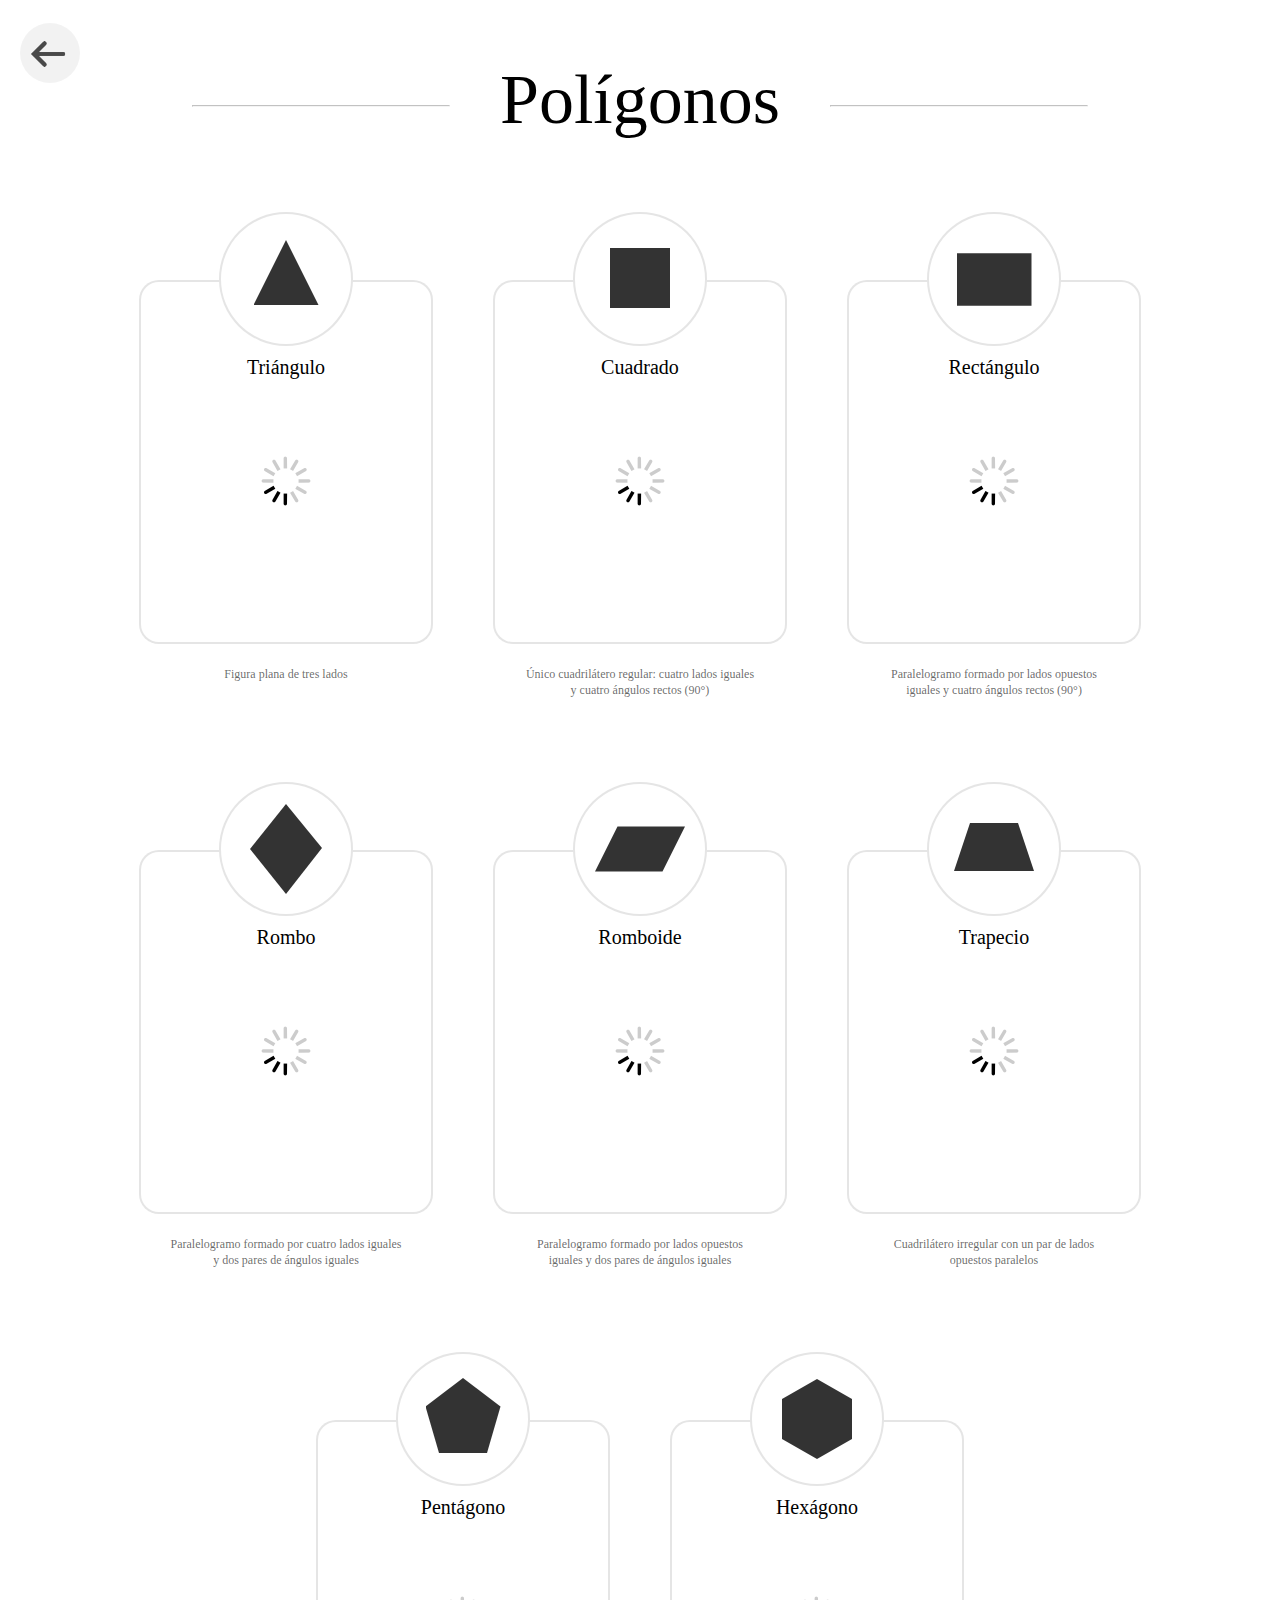
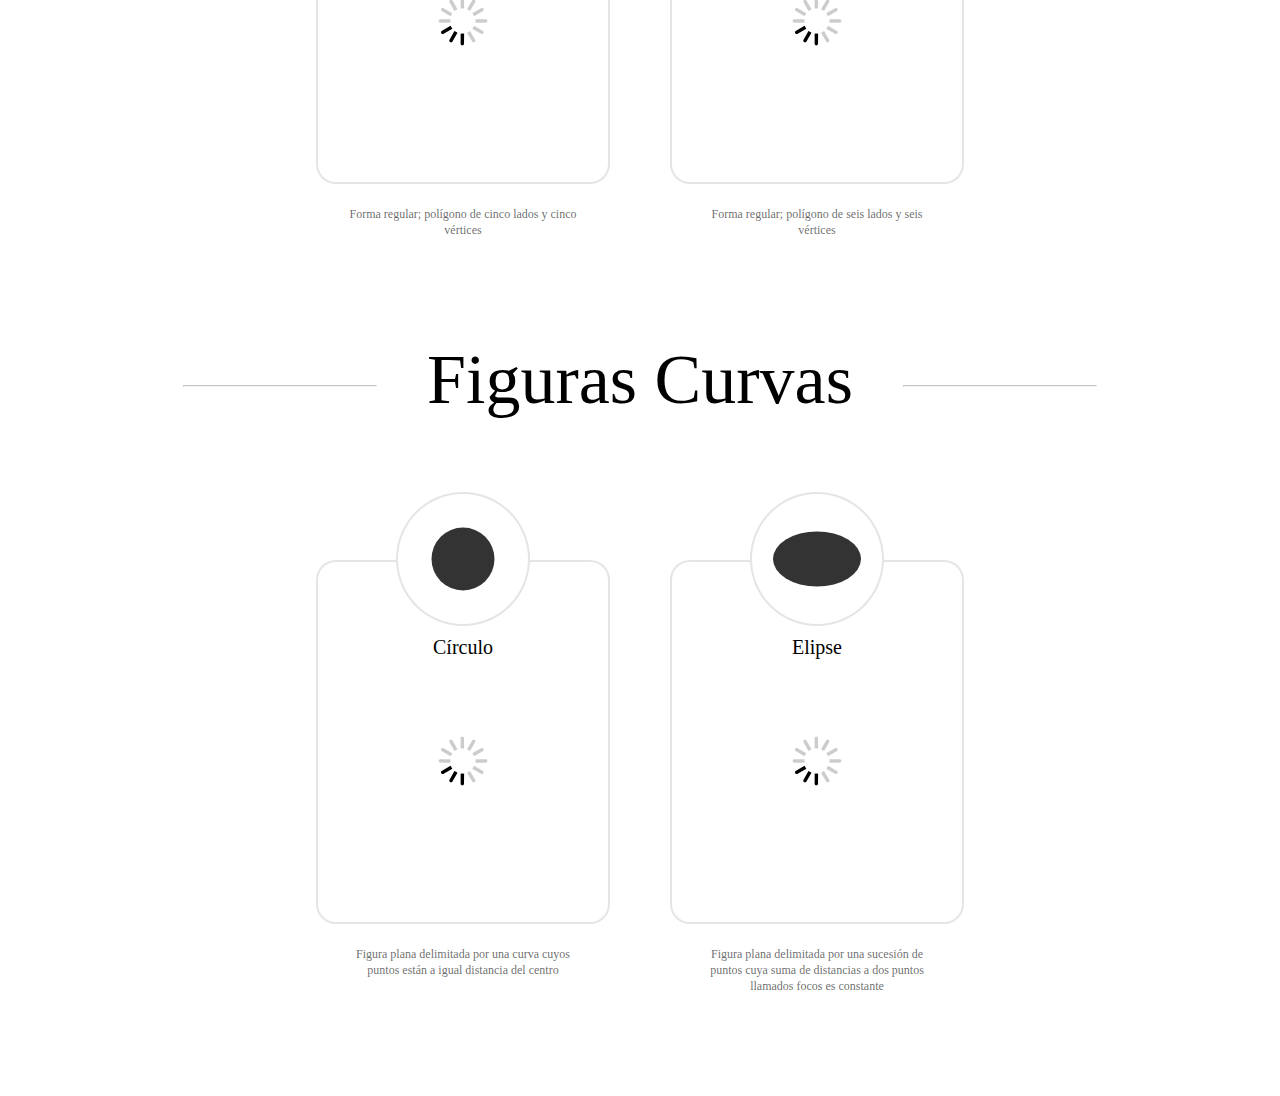
<file: Front-end development/27 Geometric figures/Actividad27_aux.html>
<!DOCTYPE html>
<html lang="es-ES">
<head>
	<meta charset="UTF-8">
	<title>Actividad27_aux</title>

	<!-- Añadimos la hoja de estilo -->
	<link rel="stylesheet" href="style.css">

	<!-- Añadimos jQuery -->
	<script src="https://ajax.googleapis.com/ajax/libs/jquery/3.4.1/jquery.min.js"></script>

	<!-- Librería para ecuaciones matemáticas -->
	<script src='https://cdn.mathjax.org/mathjax/latest/MathJax.js?config=TeX-AMS-MML_HTMLorMML'>

		// Evitamos el parpadeo de las ecuaciones al actualizarlas
		MathJax.Hub.processSectionDelay = 0;
		MathJax.Hub.Config({
			"fast-preview": {disabled: true},
			messageStyle: "none",
			tex2jax: {
		      inlineMath: [['$','$'], ["\\(","\\)"]],
		      processEscapes: true,
		      preview: "none"
		    }
		});

		// Se muestran las ecuaciones al cargar por primera vez la página
		MathJax.Hub.Register.StartupHook("End",function () {
			$(".ecuation-container").css("opacity", "1.0");
			$(".loading").css("opacity", "0");
		});

	</script>
	
	<!-- Añadimos el archivo JavaScript -->
	<script src="js.js"></script>

</head>

<body style="background-color: white">
	
	<!-- Botón para volver a la interfaz principal -->
	<button id="button-img" onclick="location.href='Actividad27.html'">
		<img id="back-img" src="images/arrow.png" alt="">
	</button>	

	<!-- Contenedor general -->
	<div id="wrapper_2">

		<!-- - - - - - - - - - - - - - - - - - - - - - - - - - - - - - - - - - -->
		<!-- POLÍGONOS -->
		<!-- - - - - - - - - - - - - - - - - - - - - - - - - - - - - - - - - - -->
		
		<div id="title-container_1" class="title-container">			
			<hr>
			<p class="title-pag2">Polígonos</p>
			<hr>			
		</div>

		<!-- Contenedor de las tarjetas de polígonos -->
		<div class="card-container">
			
			<div id="triangle-card-aux" class="card-aux-subcontainer">

				<!-- Triángulo -->
				<div class="card-aux">

					<!-- Contenedor del círculo en el que incluir la imagen de la figura -->
					<div class="circle-container">
						<div class="circle-subcontainer">
							<div class="card-subcontainer">
								<div id="triangle-card" class="shape"></div>
								<div id="triangle-card_2" class="shape_2"></div>					
							</div>
						</div>
					</div>
					
					<!-- Contenedor de la imagen de carga -->
					<div class="loading-container">					
						<div class="loading">
							<img src="images/loading.gif" alt="" width="50px">
						</div>
					</div>
					
					<!-- Nombre de la figura geométrica -->
					<div class="card-title-container">
						<p class="card-title">Triángulo</p>
					</div>

					<!-- Contenedor de la ecuación del área -->
					<div class="ecuation-container">
						<div class="ecuation-container-left">
							<p class="mathjax">$${A}$$</p>
						</div>
						<div class="ecuation-container-equals"><p>=</p></div>
						<div class="ecuation-container-middle">
							<p id="triangle-area" class="mathjax division">$${b · h \over 2}$$</p>
						</div>
						<div class="ecuation-container-equals"><p>=</p></div>
						<div class="ecuation-container-right">
							<p id="triangle-area-result" class="superscript">... u<sup>2</sup></p>
						</div>		
					</div>
					
					<!-- Contenedor de la ecuación del perímetro -->
					<div class="ecuation-container perimeter-container">
						<div class="ecuation-container-left">
							<p class="mathjax">$${P}$$</p>
						</div>
						<div class="ecuation-container-equals"><p>=</p></div>
						<div id="triangle-perimeter" class="mathjax ecuation-container-middle">
							$${a + b + c}$$
						</div>
						<div class="ecuation-container-equals"><p>=</p></div>
						<div class="ecuation-container-right">
							<p id="triangle-perimeter-result">... u</p>
						</div>
					</div>

					<!-- Contenedor de los campos numéricos para asignar valor a las variables -->
					<div class="ecuation-container data-container">
						<div class="data-container-left">
							<div class="number-container">
								<div class="number-tag"><p>b</p></div>
								<input id="triangle-b" type="number" placeholder="base" step="1" min="1" max="99.99">
							</div>
							<div class="number-container">
								<div class="number-tag"><p>a</p></div>
								<input id="triangle-a" type="number" placeholder="lado" step="1" min="1" max="99.99">
							</div>					
						</div>
						<div class="data-container-right">
							<div class="number-container">
								<div class="number-tag"><p>h</p></div>
								<input id="triangle-h" type="number" placeholder="altura" step="1" min="1" max="99.99">
							</div>
							<div class="number-container">
								<div class="number-tag"><p>c</p></div>
								<input id="triangle-c" type="number" placeholder="lado" step="1" min="1" max="99.99">
							</div>	
						</div>
					</div>
					<p id="triangle-error">Triángulo imposible</p>
				</div>

				<!-- Subtítulo -->
				<div class="subtitle-card-container">
					<p class="card-aux-text">Figura plana de tres lados</p>
				</div>

			</div>

			<!-- - - - - - - - - - - - - - - - - - - - - - - - - - - - - - - - - - -->
			
			<div id="square-card-aux" class="card-aux-subcontainer">

				<!-- Cuadrado -->
				<div class="card-aux">

					<!-- Contenedor del círculo en el que incluir la imagen de la figura -->
					<div class="circle-container">
						<div class="circle-subcontainer">
							<div class="card-subcontainer">
								<div id="square-card" class="shape"></div>
								<div id="square-card_2" class="shape_2"></div>
							</div>
						</div>
					</div>
					
					<!-- Contenedor de la imagen de carga -->
					<div class="loading-container">					
						<div class="loading">
							<img src="images/loading.gif" alt="" width="50px">
						</div>
					</div>
					
					<!-- Nombre de la figura geométrica -->
					<div class="card-title-container">
						<p class="card-title">Cuadrado</p>
					</div>
					
					<!-- Contenedor de la ecuación del área -->
					<div class="ecuation-container">
						<div class="ecuation-container-left">
							<p class="mathjax">$${A}$$</p>
						</div>
						<div class="ecuation-container-equals"><p>=</p></div>
						<div class="ecuation-container-middle">
							<p id="square-area" class="mathjax superscript-math">$${l^2}$$</p>
						</div>
						<div class="ecuation-container-equals"><p>=</p></div>
						<div class="ecuation-container-right">
							<p id="square-area-result" class="superscript">... u<sup>2</sup></p>
						</div>		
					</div>

					<!-- Contenedor de la ecuación del perímetro -->
					<div class="ecuation-container perimeter-container">
						<div class="ecuation-container-left">
							<p class="mathjax">$${P}$$</p>
						</div>
						<div class="ecuation-container-equals"><p>=</p></div>
						<div id="square-perimeter" class="mathjax ecuation-container-middle">
							$${l · 4}$$
						</div>
						<div class="ecuation-container-equals"><p>=</p></div>
						<div class="ecuation-container-right">
							<p id="square-perimeter-result">... u</p>
						</div>
					</div>

					<!-- Contenedor de los campos numéricos para asignar valor a las variables -->
					<div class="ecuation-container data-container">
						<div class="data-container-left">
							<div class="number-container">
								<div class="number-tag"><p>l</p></div>
								<input id="square-l" type="number" placeholder="lado" step="1" min="1" max="99.99">
							</div>				
						</div>
					</div>
				</div>

				<!-- Subtítulo -->
				<div class="subtitle-card-container">
					<p class="card-aux-text">Único cuadrilátero regular: cuatro lados iguales y cuatro ángulos rectos (90°)</p>
				</div>
				
			</div>

			<!-- - - - - - - - - - - - - - - - - - - - - - - - - - - - - - - - - - -->

			<div id="rectangle-card-aux" class="card-aux-subcontainer">

				<!-- Rectángulo -->
				<div class="card-aux">

					<!-- Contenedor del círculo en el que incluir la imagen de la figura -->
					<div class="circle-container">
						<div class="circle-subcontainer">
							<div class="card-subcontainer">
								<div id="rectangle-card" class="shape"></div>					
							</div>
						</div>
					</div>
					
					<!-- Contenedor de la imagen de carga -->
					<div class="loading-container">					
						<div class="loading">
							<img src="images/loading.gif" alt="" width="50px">
						</div>
					</div>
					
					<!-- Nombre de la figura geométrica -->
					<div class="card-title-container">
						<p class="card-title">Rectángulo</p>
					</div>

					<!-- Contenedor de la ecuación del área -->
					<div class="ecuation-container">
						<div class="ecuation-container-left">
							<p class="mathjax">$${A}$$</p>
						</div>
						<div class="ecuation-container-equals"><p>=</p></div>
						<div class="ecuation-container-middle">
							<p id="rectangle-area" class="mathjax">$${b · h}$$</p>
						</div>
						<div class="ecuation-container-equals"><p>=</p></div>
						<div class="ecuation-container-right">
							<p id="rectangle-area-result" class="superscript">... u<sup>2</sup></p>
						</div>		
					</div>
					
					<!-- Contenedor de la ecuación del perímetro -->
					<div class="ecuation-container perimeter-container">
						<div class="ecuation-container-left">
							<p class="mathjax">$${P}$$</p>
						</div>
						<div class="ecuation-container-equals"><p>=</p></div>
						<div id="rectangle-perimeter" class="mathjax ecuation-container-middle">
							$${2(b + h)}$$
						</div>
						<div class="ecuation-container-equals"><p>=</p></div>
						<div class="ecuation-container-right">
							<p id="rectangle-perimeter-result">... u</p>
						</div>
					</div>

					<!-- Contenedor de los campos numéricos para asignar valor a las variables -->
					<div class="ecuation-container data-container">
						<div class="data-container-left">
							<div class="number-container">
								<div class="number-tag"><p>b</p></div>
								<input id="rectangle-b" type="number" placeholder="base" step="1" min="1" max="99.99">
							</div>				
						</div>
						<div class="data-container-right">
							<div class="number-container">
								<div class="number-tag"><p>h</p></div>
								<input id="rectangle-h" type="number" placeholder="altura" step="1" min="1" max="99.99">
							</div>
						</div>
					</div>
				</div>
				
				<!-- Subtítulo -->
				<div class="subtitle-card-container">
					<p class="card-aux-text">Paralelogramo formado por lados opuestos iguales y cuatro ángulos rectos (90°)</p>
				</div>

			</div>

			<!-- - - - - - - - - - - - - - - - - - - - - - - - - - - - - - - - - - -->
			
			<div id="rhombus-card-aux" class="card-aux-subcontainer">

				<!-- Rombo -->
				<div class="card-aux">

					<!-- Contenedor del círculo en el que incluir la imagen de la figura -->
					<div class="circle-container">
						<div class="circle-subcontainer">
							<div class="card-subcontainer">
								<div id="rhombus-card" class="shape"></div>					
							</div>
						</div>
					</div>
					
					<!-- Contenedor de la imagen de carga -->
					<div class="loading-container">					
						<div class="loading">
							<img src="images/loading.gif" alt="" width="50px">
						</div>
					</div>
					
					<!-- Nombre de la figura geométrica -->
					<div class="card-title-container">
						<p class="card-title">Rombo</p>
					</div>

					<!-- Contenedor de la ecuación del área -->
					<div class="ecuation-container">
						<div class="ecuation-container-left">
							<p class="mathjax">$${A}$$</p>
						</div>
						<div class="ecuation-container-equals"><p>=</p></div>
						<div class="ecuation-container-middle">
							<p id="rhombus-area" class="mathjax division_plus">$${\overline{AC}·\overline{BD} \over 2}$$</p>
						</div>
						<div class="ecuation-container-equals"><p>=</p></div>
						<div class="ecuation-container-right">
							<p id="rhombus-area-result" class="superscript">... u<sup>2</sup></p>
						</div>		
					</div>
					
					<!-- Contenedor de la ecuación del perímetro -->
					<div class="ecuation-container perimeter-container">
						<div class="ecuation-container-left">
							<p class="mathjax">$${P}$$</p>
						</div>
						<div class="ecuation-container-equals"><p>=</p></div>
						<div id="rhombus-perimeter" class="mathjax ecuation-container-middle">
							$${l · 4}$$
						</div>
						<div class="ecuation-container-equals"><p>=</p></div>
						<div class="ecuation-container-right">
							<p id="rhombus-perimeter-result">... u</p>
						</div>
					</div>

					<!-- Contenedor de los campos numéricos para asignar valor a las variables -->
					<div class="ecuation-container data-container">
						<div class="data-container-left">
							<div class="number-container">
								<div class="number-tag"><p style="text-decoration:overline; font-size: 11px; margin-top: 8px">AC</p></div>
								<input id="rhombus-ac" type="number" placeholder="d. menor" step="1" min="1" max="99.99">
							</div>
							<div class="number-container">
								<div class="number-tag"><p>l</p></div>
								<input id="rhombus-l" type="number" placeholder="lado" step="1" min="1" max="99.99">							
							</div>					
						</div>
						<div class="data-container-right">
							<div class="number-container">
								<div class="number-tag"><p style="text-decoration:overline; font-size: 11px; margin-top: 8px">BD</p></div>
								<input id="rhombus-bd" type="number" placeholder="d. mayor" step="1" min="1" max="99.99">
							</div>
						</div>
					</div>
				</div>

				<!-- Subtítulo -->
				<div class="subtitle-card-container">
					<p class="card-aux-text">Paralelogramo formado por cuatro lados iguales y dos pares de ángulos iguales</p>
				</div>

			</div>

			<!-- - - - - - - - - - - - - - - - - - - - - - - - - - - - - - - - - - -->

			<div id="rhomboid-card-aux" class="card-aux-subcontainer">	
		
				<!-- Romboide -->
				<div class="card-aux">

					<!-- Contenedor del círculo en el que incluir la imagen de la figura -->
					<div class="circle-container">
						<div class="circle-subcontainer">
							<div class="card-subcontainer">
								<div id="rhomboid-card" class="shape"></div>					
							</div>
						</div>
					</div>
					
					<!-- Contenedor de la imagen de carga -->
					<div class="loading-container">					
						<div class="loading">
							<img src="images/loading.gif" alt="" width="50px">
						</div>
					</div>
					
					<!-- Nombre de la figura geométrica -->
					<div class="card-title-container">
						<p class="card-title">Romboide</p>
					</div>

					<!-- Contenedor de la ecuación del área -->
					<div class="ecuation-container">
						<div class="ecuation-container-left">
							<p class="mathjax">$${A}$$</p>
						</div>
						<div class="ecuation-container-equals"><p>=</p></div>
						<div class="ecuation-container-middle">
							<p id="rhomboid-area" class="mathjax">$${b · h}$$</p>
						</div>
						<div class="ecuation-container-equals"><p>=</p></div>
						<div class="ecuation-container-right">
							<p id="rhomboid-area-result" class="superscript">... u<sup>2</sup></p>
						</div>		
					</div>
					
					<!-- Contenedor de la ecuación del perímetro -->
					<div class="ecuation-container perimeter-container">
						<div class="ecuation-container-left">
							<p class="mathjax">$${P}$$</p>
						</div>
						<div class="ecuation-container-equals"><p>=</p></div>
						<div id="rhomboid-perimeter" class="mathjax ecuation-container-middle">
							$${2(b + h)}$$
						</div>
						<div class="ecuation-container-equals"><p>=</p></div>
						<div class="ecuation-container-right">
							<p id="rhomboid-perimeter-result">... u</p>
						</div>
					</div>

					<!-- Contenedor de los campos numéricos para asignar valor a las variables -->
					<div class="ecuation-container data-container">
						<div class="data-container-left">
							<div class="number-container">
								<div class="number-tag"><p>b</p></div>
								<input id="rhomboid-b" type="number" placeholder="base" step="1" min="1" max="99.99">
							</div>				
						</div>
						<div class="data-container-right">
							<div class="number-container">
								<div class="number-tag"><p>h</p></div>
								<input id="rhomboid-h" type="number" placeholder="altura" step="1" min="1" max="99.99">
							</div>
						</div>
					</div>
				</div>

				<!-- Subtítulo -->
				<div class="subtitle-card-container">
					<p class="card-aux-text">Paralelogramo formado por lados opuestos iguales y dos pares de ángulos iguales</p>
				</div>

			</div>

			<!-- - - - - - - - - - - - - - - - - - - - - - - - - - - - - - - - - - -->
	
			<div id="trapezoid-card-aux" class="card-aux-subcontainer">

				<!-- Trapecio -->
				<div class="card-aux">

					<!-- Contenedor del círculo en el que incluir la imagen de la figura -->
					<div class="circle-container">
						<div class="circle-subcontainer">
							<div class="card-subcontainer">
								<div id="trapezoid-card" class="shape"></div>					
							</div>
						</div>
					</div>
					
					<!-- Contenedor de la imagen de carga -->
					<div class="loading-container">					
						<div class="loading">
							<img src="images/loading.gif" alt="" width="50px">
						</div>
					</div>
					
					<!-- Nombre de la figura geométrica -->
					<div class="card-title-container">
						<p class="card-title">Trapecio</p>
					</div>
					
					<!-- Contenedor de la ecuación del área -->
					<div class="ecuation-container">
						<div class="ecuation-container-left">
							<p class="mathjax">$${A}$$</p>
						</div>
						<div class="ecuation-container-equals"><p>=</p></div>
						<div class="ecuation-container-middle division">
							<p id="trapezoid-area" class="mathjax superscript-math">$${h·{a + b \over 2}}$$</p>
						</div>
						<div class="ecuation-container-equals"><p>=</p></div>
						<div class="ecuation-container-right">
							<p id="trapezoid-area-result" class="superscript">... u<sup>2</sup></p>
						</div>		
					</div>

					<!-- Contenedor de la ecuación del perímetro -->
					<div class="ecuation-container perimeter-container">
						<div class="ecuation-container-left">
							<p class="mathjax">$${P}$$</p>
						</div>
						<div class="ecuation-container-equals"><p>=</p></div>
						<div id="trapezoid-perimeter" class="mathjax ecuation-container-middle">
							$${a + b + c + d}$$
						</div>
						<div class="ecuation-container-equals"><p>=</p></div>
						<div class="ecuation-container-right">
							<p id="trapezoid-perimeter-result">... u</p>
						</div>
					</div>

					<!-- Contenedor de los campos numéricos para asignar valor a las variables -->
					<div class="ecuation-container data-container">
						<div class="data-container-left">
							<div class="number-container">
								<div class="number-tag"><p>h</p></div>
								<input id="trapezoid-h" type="number" placeholder="altura" step="1" min="1" max="99.99">
							</div>						
							<div class="number-container">
								<div class="number-tag"><p>b</p></div>
								<input id="trapezoid-b" type="number" placeholder="b. menor" step="1" min="1" max="99.99">
							</div>
							<div class="number-container">
								<div class="number-tag"><p>d</p></div>
								<input id="trapezoid-d" type="number" placeholder="lado" step="1" min="1" max="99.99">
							</div>		
						</div>
						<div class="data-container-right">
							<div class="number-container">
								<div class="number-tag"><p>a</p></div>
								<input id="trapezoid-a" type="number" placeholder="b. mayor" step="1" min="1" max="99.99">
							</div>
							<div class="number-container">
								<div class="number-tag"><p>c</p></div>
								<input id="trapezoid-c" type="number" placeholder="lado" step="1" min="1" max="99.99">
							</div>	
						</div>
					</div>
				</div>

				<!-- Subtítulo -->
				<div class="subtitle-card-container">
					<p class="card-aux-text">Cuadrilátero irregular con un par de lados opuestos paralelos</p>
				</div>

			</div>			

			<!-- - - - - - - - - - - - - - - - - - - - - - - - - - - - - - - - - - -->
	
			<div id="pentagon-card-aux" class="card-aux-subcontainer">

				<!-- Pentágono -->
				<div class="card-aux">

					<!-- Contenedor del círculo en el que incluir la imagen de la figura -->
					<div class="circle-container">
						<div class="circle-subcontainer">
							<div class="card-subcontainer">
								<div id="pentagon-card" class="shape"></div>					
							</div>
						</div>
					</div>
					
					<!-- Contenedor de la imagen de carga -->
					<div class="loading-container">					
						<div class="loading">
							<img src="images/loading.gif" alt="" width="50px">
						</div>
					</div>
					
					<!-- Nombre de la figura geométrica -->
					<div class="card-title-container">
						<p class="card-title">Pentágono</p>
					</div>
					
					<!-- Contenedor de la ecuación del área -->
					<div class="ecuation-container">
						<div class="ecuation-container-left">
							<p class="mathjax">$${A}$$</p>
						</div>
						<div class="ecuation-container-equals"><p>=</p></div>
						<div class="ecuation-container-middle division">
							<p id="pentagon-area" class="mathjax superscript-math">$${l·5·a \over 2}$$</p>
						</div>
						<div class="ecuation-container-equals"><p>=</p></div>
						<div class="ecuation-container-right">
							<p id="pentagon-area-result" class="superscript">... u<sup>2</sup></p>
						</div>		
					</div>

					<!-- Contenedor de la ecuación del perímetro -->
					<div class="ecuation-container perimeter-container">
						<div class="ecuation-container-left">
							<p class="mathjax">$${P}$$</p>
						</div>
						<div class="ecuation-container-equals"><p>=</p></div>
						<div id="pentagon-perimeter" class="mathjax ecuation-container-middle">
							$${l · 5}$$
						</div>
						<div class="ecuation-container-equals"><p>=</p></div>
						<div class="ecuation-container-right">
							<p id="pentagon-perimeter-result">... u</p>
						</div>
					</div>

					<!-- Contenedor de los campos numéricos para asignar valor a las variables -->
					<div class="ecuation-container data-container">
						<div class="data-container-left">
							<div class="number-container">
								<div class="number-tag"><p>l</p></div>
								<input id="pentagon-l" type="number" placeholder="lado" step="1" min="1" max="99.99">
							</div>				
						</div>
						<div class="data-container-right">
							<div class="number-container">
								<div class="number-tag"><p>a</p></div>
								<input id="pentagon-a" type="number" placeholder="apotema" step="1" min="1" max="99.99">
							</div>
						</div>
					</div>
				</div>

				<!-- Subtítulo -->
				<div class="subtitle-card-container">
					<p class="card-aux-text">Forma regular; polígono de cinco lados y cinco vértices</p>
				</div>

			</div>

			<!-- - - - - - - - - - - - - - - - - - - - - - - - - - - - - - - - - - -->
	
			<div id="hexagon-card-aux" class="card-aux-subcontainer">

				<!-- Hexágono -->
				<div class="card-aux">

					<!-- Contenedor del círculo en el que incluir la imagen de la figura -->
					<div class="circle-container">
						<div class="circle-subcontainer">
							<div class="card-subcontainer">
								<div id="hexagon-card" class="shape"></div>					
							</div>
						</div>
					</div>
					
					<!-- Contenedor de la imagen de carga -->
					<div class="loading-container">					
						<div class="loading">
							<img src="images/loading.gif" alt="" width="50px">
						</div>
					</div>
					
					<!-- Nombre de la figura geométrica -->
					<div class="card-title-container">
						<p class="card-title">Hexágono</p>
					</div>
					
					<!-- Contenedor de la ecuación del área -->
					<div class="ecuation-container">
						<div class="ecuation-container-left">
							<p class="mathjax">$${A}$$</p>
						</div>
						<div class="ecuation-container-equals"><p>=</p></div>
						<div class="ecuation-container-middle division">
							<p id="hexagon-area" class="mathjax superscript-math">$${l·6·a \over 2}$$</p>
						</div>
						<div class="ecuation-container-equals"><p>=</p></div>
						<div class="ecuation-container-right">
							<p id="hexagon-area-result" class="superscript">... u<sup>2</sup></p>
						</div>		
					</div>

					<!-- Contenedor de la ecuación del perímetro -->
					<div class="ecuation-container perimeter-container">
						<div class="ecuation-container-left">
							<p class="mathjax">$${P}$$</p>
						</div>
						<div class="ecuation-container-equals"><p>=</p></div>
						<div id="hexagon-perimeter" class="mathjax ecuation-container-middle">
							$${l · 6}$$
						</div>
						<div class="ecuation-container-equals"><p>=</p></div>
						<div class="ecuation-container-right">
							<p id="hexagon-perimeter-result">... u</p>
						</div>
					</div>

					<!-- Contenedor de los campos numéricos para asignar valor a las variables -->
					<div class="ecuation-container data-container">
						<div class="data-container-left">
							<div class="number-container">
								<div class="number-tag"><p>l</p></div>
								<input id="hexagon-l" type="number" placeholder="lado" step="1" min="1" max="99.99">
							</div>				
						</div>
						<div class="data-container-right">
							<div class="number-container">
								<div class="number-tag"><p>a</p></div>
								<input id="hexagon-a" type="number" placeholder="apotema" step="1" min="1" max="99.99">
							</div>
						</div>
					</div>
				</div>

				<!-- Subtítulo -->
				<div class="subtitle-card-container">
					<p class="card-aux-text">Forma regular; polígono de seis lados y seis vértices</p>
				</div>

			</div>

		</div>

		<!-- - - - - - - - - - - - - - - - - - - - - - - - - - - - - - - - - - -->
		<!-- FIGURAS CURVAS -->
		<!-- - - - - - - - - - - - - - - - - - - - - - - - - - - - - - - - - - -->

		<div id="title-container_2" class="title-container">
			<hr>
			<p class="title-pag2">Figuras Curvas</p>
			<hr>
		</div>
		<!-- Contenedor de las tarjetas de figuras curvas -->
		<div class="card-container">

			<div id="circle-card-aux" class="card-aux-subcontainer">

				<!-- Círculo -->
				<div class="card-aux">

					<!-- Contenedor del círculo en el que incluir la imagen de la figura -->
					<div class="circle-container">
						<div class="circle-subcontainer">
							<div class="card-subcontainer">
								<div id="circle-card" class="shape"></div>					
							</div>
						</div>
					</div>
					
					<!-- Contenedor de la imagen de carga -->
					<div class="loading-container">					
						<div class="loading">
							<img src="images/loading.gif" alt="" width="50px">
						</div>
					</div>
					
					<!-- Nombre de la figura geométrica -->
					<div class="card-title-container">
						<p class="card-title">Círculo</p>
					</div>
					
					<!-- Contenedor de la ecuación del área -->
					<div class="ecuation-container">
						<div class="ecuation-container-left">
							<p class="mathjax">$${A}$$</p>
						</div>
						<div class="ecuation-container-equals"><p>=</p></div>
						<div class="ecuation-container-middle">
							<p id="circle-area" class="mathjax superscript-math">$${π·r^2}$$</p>
						</div>
						<div class="ecuation-container-equals"><p>=</p></div>
						<div class="ecuation-container-right">
							<p id="circle-area-result" class="superscript">... u<sup>2</sup></p>
						</div>		
					</div>

					<!-- Contenedor de la ecuación del perímetro -->
					<div class="ecuation-container perimeter-container">
						<div class="ecuation-container-left">
							<p class="mathjax">$${P}$$</p>
						</div>
						<div class="ecuation-container-equals"><p>=</p></div>
						<div id="circle-perimeter" class="mathjax ecuation-container-middle">
							$${2·π·r}$$
						</div>
						<div class="ecuation-container-equals"><p>=</p></div>
						<div class="ecuation-container-right">
							<p id="circle-perimeter-result">... u</p>
						</div>
					</div>

					<!-- Contenedor de los campos numéricos para asignar valor a las variables -->
					<div class="ecuation-container data-container">
						<div class="data-container-left">
							<div class="number-container">
								<div class="number-tag"><p>r</p></div>
								<input id="circle-r" type="number" placeholder="radio" step="1" min="1" max="99.99">
							</div>				
						</div>
					</div>
				</div>

				<!-- Subtítulo -->
				<div class="subtitle-card-container">
					<p class="card-aux-text">Figura plana delimitada por una curva cuyos puntos están a igual distancia del centro</p>
				</div>

			</div>

			<!-- - - - - - - - - - - - - - - - - - - - - - - - - - - - - - - - - - -->
			
			<div id="ellipse-card-aux" class="card-aux-subcontainer">

				<!-- Elipse -->
				<div class="card-aux">

					<!-- Contenedor del círculo en el que incluir la imagen de la figura -->
					<div class="circle-container">
						<div class="circle-subcontainer">
							<div class="card-subcontainer">
								<div id="ellipse-card" class="shape"></div>					
							</div>
						</div>
					</div>
					
					<!-- Contenedor de la imagen de carga -->
					<div class="loading-container">					
						<div class="loading">
							<img src="images/loading.gif" alt="" width="50px">
						</div>
					</div>
					
					<!-- Nombre de la figura geométrica -->
					<div class="card-title-container">
						<p class="card-title">Elipse</p>
					</div>
					
					<!-- Contenedor de la ecuación del área -->
					<div class="ecuation-container">
						<div class="ecuation-container-left">
							<p class="mathjax">$${A}$$</p>
						</div>
						<div class="ecuation-container-equals"><p>=</p></div>
						<div class="ecuation-container-middle">
							<p id="ellipse-area" class="mathjax superscript-math">$${π·a·b}$$</p>
						</div>
						<div class="ecuation-container-equals"><p>=</p></div>
						<div class="ecuation-container-right">
							<p id="ellipse-area-result" class="superscript">... u<sup>2</sup></p>
						</div>		
					</div>

					<!-- Contenedor de la ecuación del perímetro -->
					<div class="ecuation-container perimeter-container">
						<div class="ecuation-container-left">
							<p class="mathjax">$${P}$$</p>
						</div>
						<div class="ecuation-container-equals"><p>=</p></div>
						<div id="ellipse-perimeter" class="mathjax ecuation-container-middle division">
							$${2π\sqrt{a^2 + b^2 \over 2}}$$
						</div>
						<div class="ecuation-container-equals"><p>=</p></div>
						<div class="ecuation-container-right">
							<p id="ellipse-perimeter-result">... u</p>
						</div>
					</div>

					<!-- Contenedor de los campos numéricos para asignar valor a las variables -->
					<div class="ecuation-container data-container">
						<div class="data-container-left">
							<div class="number-container">
								<div class="number-tag"><p>a</p></div>
								<input id="ellipse-a" type="number" placeholder="semieje" step="1" min="1" max="99.99">
							</div>			
						</div>
						<div class="data-container-right">
							<div class="number-container">
								<div class="number-tag"><p>b</p></div>
								<input id="ellipse-b" type="number" placeholder="semieje" step="1" min="1" max="99.99">
							</div>
						</div>
					</div>
				</div>

				<!-- Subtítulo -->
				<div class="subtitle-card-container">
					<p class="card-aux-text">Figura plana delimitada por una sucesión de puntos cuya suma de distancias a dos puntos llamados focos es constante</p>
				</div>

			</div>
		</div>
	</div>
</body>
</html>
</file>
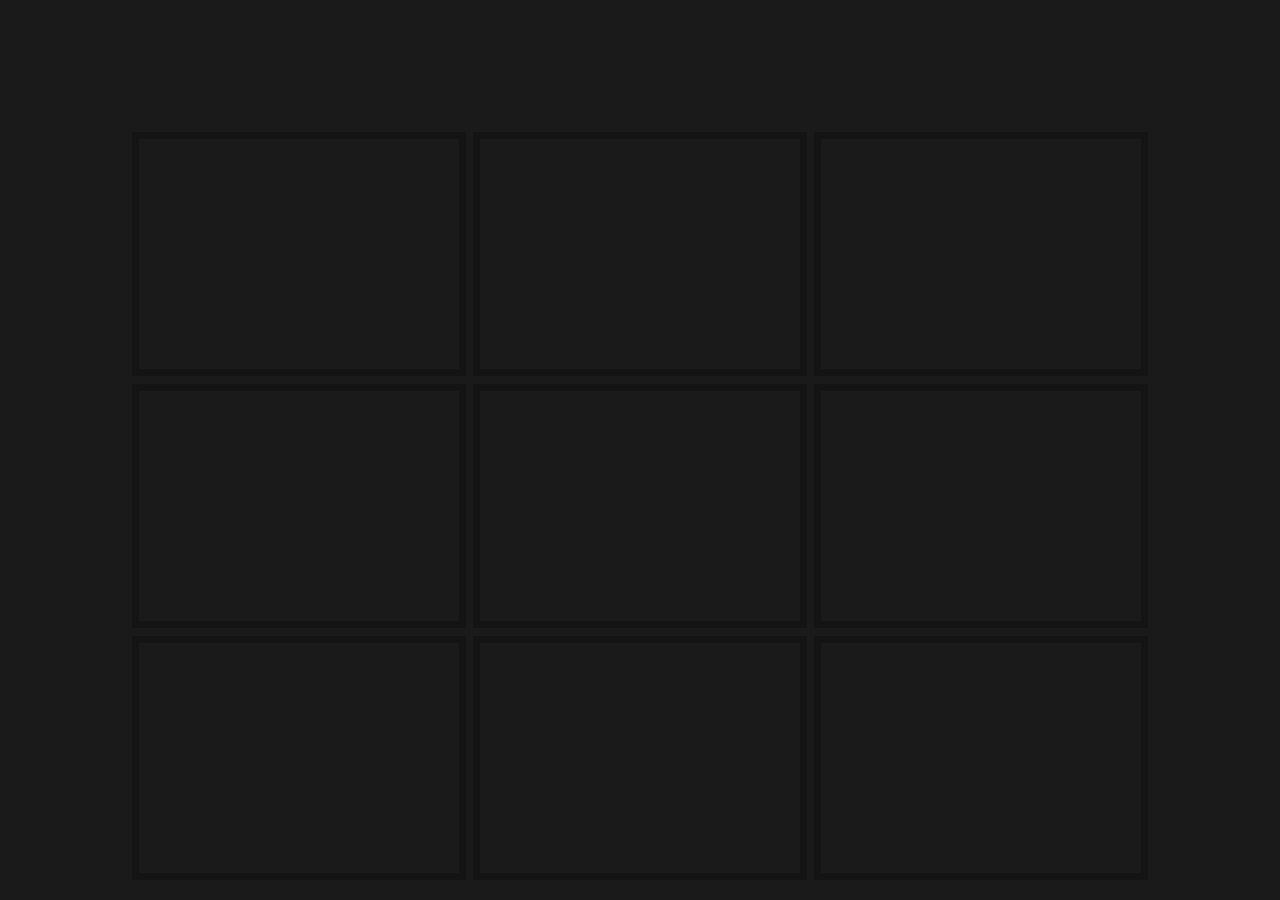
<file: Front-end development/34 Lightbox gallery/Actividad34.html>
<!DOCTYPE html>
<!-- Idioma español -->
<html lang="es-ES">
<head>
	<meta charset="UTF-8">
	<title>Actividad34</title>

	<!-- - - - - - - - - - - - - - - - - - - - - - - - - - - - - - - - - - - - - - - - - - - - - - -

	Se trata de realizar una aplicación el JavaScript 
	que se vea como una galería de fotos del tipo lightbox.

	Al pinchar en la galería de miniaturas, debéis darle 
	opacidad al resto y disponer dicha fotografía en el centro 
	de la pantalla. AL volver a clicar, debe recuperar la foto 
	su estado inicial, así como el resto de la interfaz.

	- - - - - - - - - - - - - - - - - - - - - - - - - - - - - - - - - - - - - - - - - - - - - - - -->

	<!-- Librería jQuery -->
	<script src="https://code.jquery.com/jquery-3.4.1.js" integrity="sha256-WpOohJOqMqqyKL9FccASB9O0KwACQJpFTUBLTYOVvVU=" crossorigin="anonymous"></script>

	<!-- Font Awesome -->
	<link rel="stylesheet" href="https://cdnjs.Cloudflare.com/ajax/libs/font-awesome/4.7.0/css/font-awesome.min.css"/>
	
	<!-- - - - - - - - - - - - - - - - - - - - - - - - - - - - - - - - - - - - - - - - - - - - - - - - -->
	
	<script>

		$(document).ready(function() {

			/*Declaramos una variable para registrar la imagen seleccionada*/
			var selectedImage = 1;

			/*Controlamos si está o no visible la imagen ampliada*/
			var bigImageVisible = false;

			/*Bucle para inicializar las imágenes de las miniaturas*/
			for (var i = 0; i < 10; i++) {
				$("#photo" + i).css("background-image", "url(images/" + i + ".jpg)");

				/*Se crea el evento en cada miniatura pero la "i" siempre permanece a 10*/
				/*$(".photo-wrapper #photo" + i).on("click", function() {
					$(".image-container").css("background-image", "url(images/" + i + ".jpg)");
					selectedImage = i;
				});*/
			}

			/*Al hacer click sobre alguna de las miniaturas*/
			$(".photo-wrapper").on("click", function() {
				showBigImage();
			});

			/*Dado que no ha fuincionado la asignación de eventos en el for, lo hago uno por uno*/
			$(".photo-wrapper #photo1").on("click", function() {
				$(".image-container").css("background-image", "url(images/1.jpg)");
				selectedImage = 1;
			});
			$(".photo-wrapper #photo2").on("click", function() {
				$(".image-container").css("background-image", "url(images/2.jpg)");
				selectedImage = 2;
			});
			$(".photo-wrapper #photo3").on("click", function() {
				$(".image-container").css("background-image", "url(images/3.jpg)");
				selectedImage = 3;
			});
			$(".photo-wrapper #photo4").on("click", function() {
				$(".image-container").css("background-image", "url(images/4.jpg)");
				selectedImage = 4;
			});
			$(".photo-wrapper #photo5").on("click", function() {
				$(".image-container").css("background-image", "url(images/5.jpg)");
				selectedImage = 5;
			});
			$(".photo-wrapper #photo6").on("click", function() {
				$(".image-container").css("background-image", "url(images/6.jpg)");
				selectedImage = 6;
			});
			$(".photo-wrapper #photo7").on("click", function() {
				$(".image-container").css("background-image", "url(images/7.jpg)");
				selectedImage = 7;
			});
			$(".photo-wrapper #photo8").on("click", function() {
				$(".image-container").css("background-image", "url(images/8.jpg)");
				selectedImage = 8;
			});
			$(".photo-wrapper #photo9").on("click", function() {
				$(".image-container").css("background-image", "url(images/9.jpg)");
				selectedImage = 9;
			});

			/*Al hacer click sobre el fondo que va detrás de la imagen ampliada*/
			$(".big-picture-background").on("click", function() {
				fadeBigImage();
			});

			/*Al hacer click sobre la flecha izquierda*/
			$(".fa-angle-left").on("click", function() {				
				previousImage();
			});

			/*Al hacer click sobre la flecha derecha*/
			$(".fa-angle-right").on("click", function() {				
				nextImage();				
			});

			/* - - - - - - - - - - - - - - - - - - - - - - - - - - - - - - - - - - - - - - - */

			/*Avanzar a la siguiente imagen*/
			function nextImage() {

				if(selectedImage < 9) {
					selectedImage++;
				} else {
					selectedImage = 1;
				}

				$(".image-container").css("background-image", "url(images/" + selectedImage + ".jpg)");
			}

			/*Retroceder a la imagen anterior*/
			function previousImage() {

				if(selectedImage > 1) {
					selectedImage--;
				} else {
					selectedImage = 9;
				}
				
				$(".image-container").css("background-image", "url(images/" + selectedImage + ".jpg)");
			}

			/*Desvanecer la imagen ampliada*/
			function fadeBigImage() {
				bigImageVisible = false;
				$(".big-picture-container").removeClass("show");
				$(".big-picture-background").css("pointer-events", "none");
				$(".image-container").css("pointer-events", "none");
				$(".arrow").css("pointer-events", "none");
				$("#wrapper").removeClass("blur");
			}

			/*Mostrar la imagen ampliada*/
			function showBigImage() {
				bigImageVisible = true;
				$(".big-picture-container").addClass("show");
				$(".big-picture-background").css("pointer-events", "auto");
				$(".image-container").css("pointer-events", "auto");
				$(".arrow").css("pointer-events", "auto");
				$("#wrapper").addClass("blur");
			}

			/* - - - - - - - - - - - - - - - - - - - - - - - - - - - - - - - - - - - - - - - */

			/*Eventos al pulsar teclas*/
			$(document).on('keydown',function(e) {

				/*Flecha de dirección izquierda para seleccionar la imagen anterior*/
			    if(e.which == 37) {

			    	if(bigImageVisible) {
				        previousImage();
				    }
			    }
			    /*Flecha de dirección derecha para seleccionar la imagen siguiente*/
			    if(e.which == 39) {

			    	if(bigImageVisible) {
			    		nextImage();
			    	}
			    }

			    /*Esc para ocultar la imagen ampliada*/
			    if(e.which == 27) {
			    	if(bigImageVisible) {
			    		fadeBigImage();
			    	}
			    }

			    /*Enter para ampliar la última imagen seleccionada*/
			    if(e.which == 13) {
			    	if(!bigImageVisible) {
			    		showBigImage();
			    	}
			    }

			    /*alert(e.which);*/
			});

			/* - - - - - - - - - - - - - - - - - - - - - - - - - - - - - - - - - - - - - - - */

			/*Cada vez que se redimensione el navegador, se paran las transiciones*/
			$(window).on('resize', function(){
				$("*").css( "transition-property", "none");
			});

			/*Una vez se termine de redimensionar, se restablecen las animaciones*/
			var rtime;
			var timeout = false;
			var delta = 200;
			$(window).resize(function() {
				rtime = new Date();
				if (timeout === false) {
					timeout = true;
					setTimeout(resizeend, delta);
				}
			});

			function resizeend() {
				if (new Date() - rtime < delta) {
					setTimeout(resizeend, delta);
				} else {
					timeout = false;
					$("*").css( "transition-property", "initial");
				}               
			}
		});
		
	</script>

	<!-- - - - - - - - - - - - - - - - - - - - - - - - - - - - - - - - - - - - - - - - - - - - - - - - -->

	<style>

		/*Aplicamos a todo*/
		* {
			margin: 0;
			padding: 0;
			overflow: hidden;
			text-align: center;
			font-family: Helvetica;
			transition: .25s;			
		}
		
		/*Página HTML*/
		html {
			background-color: rgba(26,26,26);
		}

		/*Título*/
		.title {
			font-family: "Times New Roman", Times, serif;
			color: white;
			font-size: 4vw;
			margin-top: -1vw;
			margin-bottom: 5.8vw;
		}
		
		/*Subtítulo*/
		.subtitle {
			color: white;
			font-size: .7vw;
			opacity: .3;
			margin-top: 1.2vw;
		}

		/*Clase para centrar Divs*/
		.center {
			position: relative;
		  	display: flex;
		  	flex-direction: column;
		  	flex-wrap: wrap;
		  	vertical-align: middle;
		  	align-items: center;
		  	justify-content: center;  
		  	margin: auto;
		}

		/*Fondo*/
		.background {
			position: absolute;
			top: 0px;
			left: 0px;
			height: 100%;
			width: 100%;
			/*background: linear-gradient(to right, #141e30, #243b55);*/
			z-index: 0;
		}

		/*Contenedor principal*/
		.main-container {
			position: absolute;		
			width: 100%;
			height: 100vh;
			overflow: auto;
			/*display: flex;*/
			/*background-color: blue;*/
		}

		/*Contenedor Flexbox*/
		#wrapper {
			margin: auto;
			display: flex;
			flex-direction: column;
			flex-wrap: wrap;
			justify-content: center;
			align-items: center;
			width: 100%;
			/*background-color: red;*/
		}

		/*Cada fila que contiene 3 miniaturas*/
		.row {
			display: flex;
			flex-direction: row;
			/*background-color: blue;*/
			justify-content: center;
			width: 80vw;
		}
		.row:first-child {
			margin-top: 10vw;
		}
		.row:last-child {
			margin-bottom: 10vw;
		}
		
		/*Contenedor de cada miniatura*/
		.photo-wrapper {
			overflow: hidden;
			width: 30vw;
			height: 18vw;
			margin: .3vw;
			border: .6vw solid rgba(0,0,0,.2);
		}

		/*Miniatura*/
		.photo {
			width: 100%;
			height: 100%;
			/*background-image: url("images/1.jpg");*/
			background-size: cover;
			background-position: center;
			background-repeat: no-repeat;
		}
		.photo-wrapper:hover .photo {
			filter: brightness(40%);
			transform: scale(1.1);
			cursor: pointer;
		}
		.photo-wrapper:hover {
			/*border: .6vw solid rgba(0,0,0,.4);*/
		}

		/*Icono de cada miniatura*/
		.icon {
			position: absolute;
			color: white;
			font-size: 1.8vw;
			z-index: 100;
			margin-top: 8vw;
			margin-left: -0.8vw;
			opacity: 0;
			pointer-events: none;
			width: 1.9vw;
		}
		.photo-wrapper:hover .icon {
			opacity: 1;
		}

		/*Contenedor del fondo, flechas de dirección y imagen ampliada*/
		.big-picture-container {
			position: fixed;
			margin: auto;
			display: flex;
			flex-direction: column;
			flex-wrap: wrap;
			justify-content: center;
			align-items: center;
			background-color: black;
			width: 100%;
			height: 100%;
			opacity: 0;
			pointer-events: none;
			z-index: 199;		
		}
		/*Subcontenedor para integrar el subtítulo de información*/
		.big-picture-subcontainer {
			margin: auto;
			display: flex;
			flex-direction: column;
			flex-wrap: wrap;
			justify-content: center;
			align-items: center;
		}
		
		/*Clases para añadir al mostrarse la imagen ampliada*/
		.show {
			opacity: 1;
			background-color: rgba(0,0,0,.7);			
		}
		.blur {
			filter: blur(4px);
		}

		/*Fondo con ligera opacidad*/
		.big-picture-background {
			position: absolute;
			/*background-color: red;*/
			width: 100%;
			height: 100%;
			opacity: .5;
			z-index: 200;
		}

		/*Contenedor de las flechas y la imagen ampliada*/
		.big-picture-wrapper {
			position: relative;
			width: 90vw;
			height: 40vw;
			/*background-color: red;*/
			display: flex;
			flex-direction: row;
			z-index: 201;
			margin-left: -1vw;
			margin-top: 1vw;
		}

		/*Contenedor de las flechas*/
		.arrow-container {
			height: 100%;
			width: 15%;
			color: white;
			font-size: 7vw;			
			/*background-color: blue;*/
		}
		
		/*Imagen ampliada*/
		.image-container {
			width: 70%;
			height: 97%;
			background-image: url("images/1.jpg");
			background-size: cover;
			background-position: center;
			background-repeat: no-repeat;
			border: .6vw solid rgba(255,255,255);
			transition: 0s;
			/*box-shadow: 0 0 20px 10px rgba(0, 0, 0, 0.9); */
		}
		
		/*Flechas*/
		.arrow {
			opacity: .2;
			/*pointer-events: auto;*/
			transition: .0s;
		}
		.arrow:hover {
			opacity: .9;
			transform: scale(1);
			cursor: pointer;
		}
		.arrow:active {
			transform: scale(0.9);
		}
		
	</style>

	<!-- - - - - - - - - - - - - - - - - - - - - - - - - - - - - - - - - - - - - - - - - - - - - - - - -->

</head>
<body>

	<!-- Fondo -->
	<div class="background"></div>

	<!-- Contenedor general -->
	<div class="main-container">
		
		<!-- Contenedor del fondo, flechas de dirección y imagen ampliada -->
		<div class="big-picture-container">
			
			<!-- Fondo con ligera opacidad -->
			<div class="big-picture-background">

			</div>

			<div class="big-picture-subcontainer">
			
				<!-- Contenedor de las flechas y la imagen ampliada -->
				<div class="big-picture-wrapper">

					<!-- Flecha izquierda -->
					<div class="arrow-container center">
						<i class="fa fa-angle-left arrow"></i>
					</div>

					<!-- Imagen ampliada -->
					<div class="image-container">
						
					</div>

					<!-- Flecha derecha -->
					<div class="arrow-container center">
						<i class="fa fa-angle-right arrow"></i>
					</div>
				</div>
				
				<!-- Subtítulo de información -->
				<p class="subtitle">Puede utilizar las flechas de dirección (← →) para navegar, escape para salir y enter (↵) para volver a la imagen ampliada</p>
			</div>
		</div>

		<!-- Envoltorio -->
		<div id="wrapper">
			
			<!-- Título -->
			<!-- <div class="row">
				<p class="title">— Ligthbox gallery —</p>
			</div> -->
	
			<!-- Fila que contiene 3 miniaturas -->
			<div class="row">

				<!-- Contenedor de la miniatura -->
				<div class="photo-wrapper">
					<div class="icon fa fa-search"></div>
					<div class="photo" id="photo1"></div>
				</div>
				<div class="photo-wrapper">
					<div class="icon fa fa-search"></div>
					<div class="photo" id="photo2"></div>
				</div>
				<div class="photo-wrapper">
					<div class="icon fa fa-search"></div>
					<div class="photo" id="photo3"></div>
				</div>
			</div>

			<div class="row">
				<div class="photo-wrapper">
					<div class="icon fa fa-search"></div>
					<div class="photo" id="photo4"></div>
				</div>
				<div class="photo-wrapper">
					<div class="icon fa fa-search"></div>
					<div class="photo" id="photo5"></div>
				</div>
				<div class="photo-wrapper">
					<div class="icon fa fa-search"></div>
					<div class="photo" id="photo6"></div>
				</div>
			</div>

			<div class="row">
				<div class="photo-wrapper">
					<div class="icon fa fa-search"></div>
					<div class="photo" id="photo7"></div>
				</div>
				<div class="photo-wrapper">
					<div class="icon fa fa-search"></div>
					<div class="photo" id="photo8"></div>
				</div>
				<div class="photo-wrapper">
					<div class="icon fa fa-search"></div>
					<div class="photo" id="photo9"></div>
				</div>
			</div>
		</div>
	</div>	
</body>
</html>
</file>
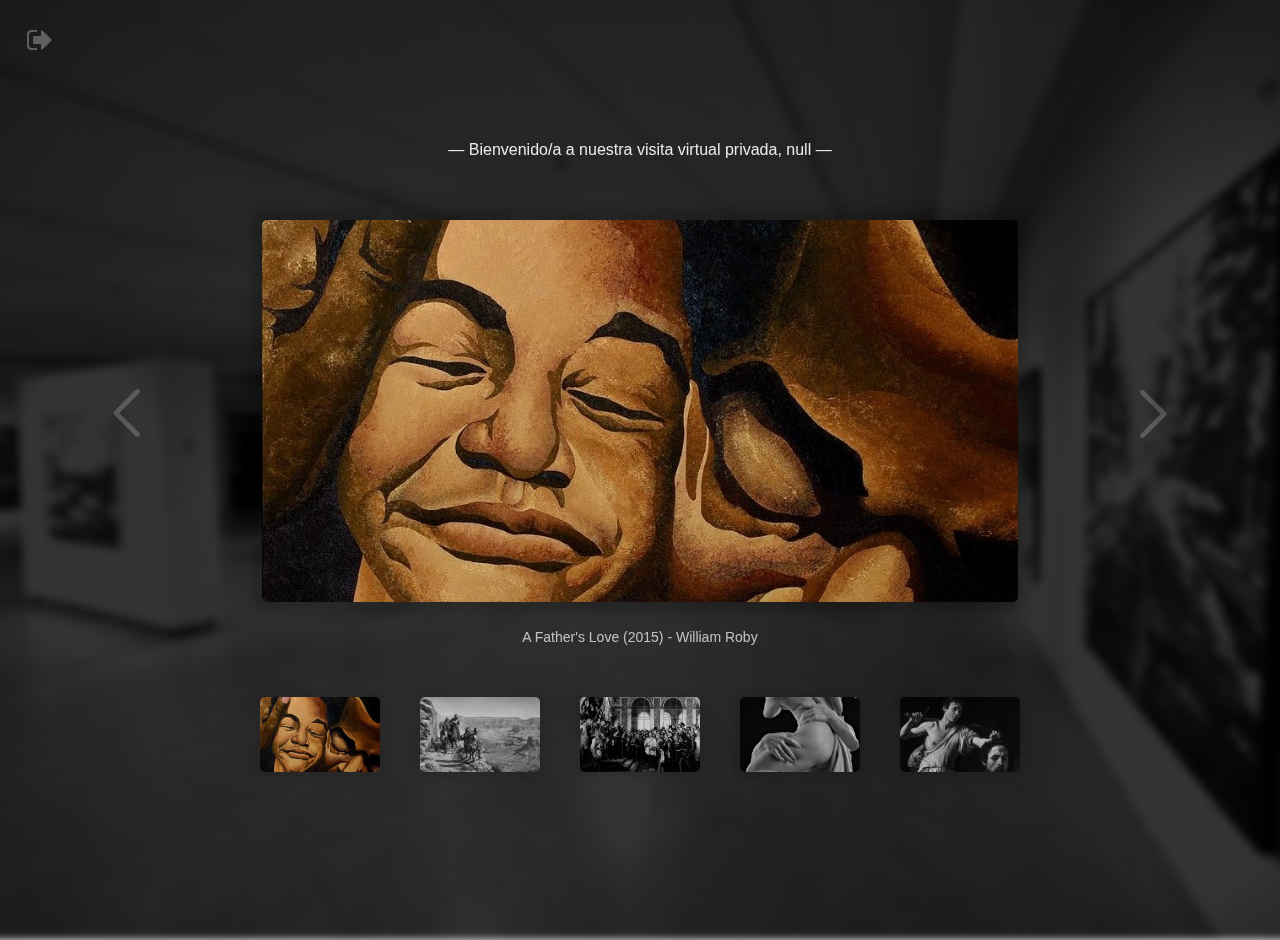
<file: Front-end development/Exams/18-12-2019 - Form and gallery/gallery.html>
<!DOCTYPE html>
<!-- Idioma español -->
<html lang="es-ES">
<head>
	<meta charset="UTF-8">
	<title>Galería</title>

	<!-- Añadimos jQuery -->
	<script src="https://ajax.googleapis.com/ajax/libs/jquery/3.4.1/jquery.min.js"></script>

	<!-- Font Awesome -->
	<link rel="stylesheet" href="https://cdnjs.Cloudflare.com/ajax/libs/font-awesome/4.7.0/css/font-awesome.min.css"/>
	
	<script>

		/*Cuando el documento se haya cargado*/
		$(document).ready(function(){

			/*Escribir el mensaje de bienvenida usando el nombre asociado al inicio de sesión*/
			$("#welcome_message p").text("— Bienvenido/a a nuestra visita virtual privada, " + localStorage.getItem("userName") + " —");

			$(".icon").click(function() {
				window.location.href = "form.html";	
			});

			/* - - - - - - - - - - - - - - - - - - - - - - - - - - - - - - - - */

			// Dependiendo de la miniatura seleccionada, se ampliará una imagen u otra
			for (var i = 1; i <= 5; i++) {
				switchImage(i);
			}

			/*Al pulsar en "siguiente foto"*/
			$("#arrow2 .arrow-subcontainer").click(function() {

				if(selectedImage < 5) {
					selectedImage++;
				} else {
					selectedImage = 1;
				}
				
				thumbnailSelection();
			});

			/*Al pulsar en "foto anterior"*/
			$("#arrow1 .arrow-subcontainer").click(function() {

				if(selectedImage > 1) {
					selectedImage--;
				} else {
					selectedImage = 5;
				}
				
				thumbnailSelection();
			});		

		});

		/* - - - - - - - - - - - - - - - - - - - - - - - - - - - - - - - - */

		/*FUNCIONES*/

		/*Subtítulos de las fotos*/
		var arrayPaintings = ["A Father's Love (2015) - William Roby","Españoles en el Colorado (2016) - Ferrer Dalmau","Proclamación del Imperio Alemán (1871) - Anton von Werner","El Rapto de Proserpina (1622) - Lorenzo Bernini","David con la Cabeza de Goliat (1607) - Caravaggio"];
		var selectedImage = 1;

		/*Función para ampliar las imágenes de la galería pública*/
		function switchImage(num) {
			$("#th" + num).click(function() {
				selectedImage = num;
				$(".image-subcontainer").css("background-image", "url(./images/gallery/" + num + ".jpg)");
				$(".subtitle-container p").text(arrayPaintings[num-1]);
				$(".thumbnail").css("filter", "grayscale(100%) contrast(100%) brightness(80%)");
				$("#th" + num).css("filter", "grayscale(0%) contrast(100%) brightness(100%)");
			});
		}

		/*Configuración al seleccionar una nueva foto en la galería pública*/
		function thumbnailSelection() {			
			$(".image-subcontainer").css("background-image", "url(./images/gallery/" + selectedImage + ".jpg)");
			$(".subtitle-container p").text(arrayPaintings[selectedImage-1]);
			$(".thumbnail").css("filter", "grayscale(100%) contrast(100%) brightness(80%)");
			$("#th" + selectedImage).css("filter", "grayscale(0%) contrast(100%) brightness(100%)");
		}

	</script>

	<!-- - - - - - - - - - - - - - - - - - - - - - - - - - - - - - - - - - - - - - - - - - - - - - - - -->

	<style>
		
		/*Reglas generales*/
		* {
			font-family: Helvetica, sans-serif;
		}
		body {
			padding: 0;
			margin: 0;
			overflow: hidden;
		}

		/*Imagen de fondo*/
		.background {
			position: absolute;
			filter: grayscale(100%) contrast(150%) brightness(20%) blur(4px);
			background-image: url('./images/background.jpg');
			background-color: rgb(100,100,100);
			background-size: cover;
			background-position: center;
			background-repeat: no-repeat;
			width: calc(100% + 50px);
			height: calc(100% + 50px);
			top: -10px;
			left: -10px;
		}
		
		/*Contenedor principal que centra el contenido*/
		.main-container {
			position: absolute;
			vertical-align: middle;
			margin: auto;
			display: flex;
			flex-direction: column;
			flex-wrap: wrap;
			justify-content: center;
			align-items: center;
			width: 100%;
			height: 100%;			
		}

		/*Reglas de los subcontenedores*/
		.subcontainer {
			position: absolute;
			display: flex;
			width: 1000px;
			height: 500px;
			justify-content: center;
			align-items: center;
			color: white;			
		}
		/*Subcontenedor de la interfaz principal*/
		.subcontainer_main {
			opacity: 1;
		}

		/*Subcontenedor de la galería pública*/
		.subcontainer_public {
			width: 1200px;
			height: 650px;
			flex-direction: column;
			margin-top: 0;
			opacity: 1;
			pointer-events: auto;
		}

		.myButton:hover {
			background-color: rgba(255,255,255,.2);
		}

		/*Mensaje de bienvenida*/
		#welcome_message {
			color: white;
			padding-bottom: 45px;
			opacity: .9;
		}
		
		/*Botón para retornar*/
		.theme {
			position: fixed;
			top: 0px;
			left: 0px;
			width: 80px;
			height: 80px;
			display: flex;
			flex-direction: column;
			align-items: center;
			justify-content: center;  
			color: white;
			font-size: 30px;
			z-index: 100;
		}
		.theme .icon {
			position: absolute;
			cursor: pointer;
			padding: 0;
			margin: 0;
			transition: .0s;
			opacity: .3;
			font-size: 28px;
			color: white;
		}

		.theme .icon:hover {
			transform: scale(1);
			opacity: .8;
		}

		.theme .icon:active {
			transform: scale(.9);
		}

		/* - - - - - - - - - - - - - - - - - - - - - - - - - - - - - - - - */

		/*Botón en el que está la flecha de retorno*/
		#button-img {
			position: fixed;
			width: 60px;
			height: 60px;
			border-radius: 30px;
			border: 2px solid rgba(255,255,255,0.2);
			background-color: rgba(255,255,255,0.05);
			margin-left: 20px;
			margin-top: 20PX;
			cursor: pointer;
			z-index: 100;
			transform: rotate(180deg);
			outline: none;
			opacity: 0;
			transition: .2s;
		}

		/*Contenedor de la imagen ampliada y las flechas de dirección*/
		.top-container {
			width: 100%;
			height: 88%;
			vertical-align: middle;
			margin: auto;
			display: flex;
			flex-direction: column;
			flex-wrap: wrap;
			justify-content: center;
			align-items: center;
		}

		/*Contenedor de las miniaturas*/
		.bottom-container {
			width: 100%;
			height: 12%;
			vertical-align: middle;
			margin: auto;
			display: flex;
			flex-direction: row;
			flex-wrap: wrap;
			justify-content: center;
			align-items: center;
		}

		/*Contenedor de las flechas*/
		.arrow-container {
			width: 15%;
			height: 100%;
			vertical-align: middle;
			margin: auto;
			display: flex;
			flex-direction: column;
			flex-wrap: wrap;
			justify-content: center;
			align-items: center;
			margin-top: -45px;	
		}

		.arrow-subcontainer {
			width: 100px;
			height: 100px;
			background-image: url('./images/side_arrow.png');
			background-size: 50px 50px;
  			background-position: 54% 50%;
  			background-repeat: no-repeat;
  			cursor: pointer;
  			opacity: .2;
  			clip-path: circle(50% at 50% 50%);
  			transition: .2s;
		}

		.arrow-subcontainer:hover {
			background-color: rgba(255,255,255,.1);
			opacity: .7;			
		}

		#arrow1 {
			transform: rotate(180deg);
		}
		
		/*Efecto tipo "pulsar" en las flechas de navegación*/
		.arrow-subcontainer:active {
			transform: scale(.8);
			background-color: rgba(255,255,255,.3);
		}

		/*Contenedor de la imagen ampliada*/
		.image-container {
			width: 70%;
			height: 100%;
			vertical-align: middle;
			margin: auto;
			display: flex;
			flex-direction: column;
			flex-wrap: wrap;
			justify-content: center;
			align-items: center;
		}
		.image-subcontainer {
			width: 90%;
			height: 80%;
			border-radius: 5px;
			box-shadow: 0 0 12px 10px rgba(0,0,0,.2);
			background-image: url('./images/gallery/1.jpg');
			background-size: cover;
  			background-position: center;
  			background-repeat: no-repeat;
		}

		/*Contenedor del texto inferior de las pinturas*/
		.subtitle-container {
			width: 90%;
			height: 20%;
			vertical-align: middle;
			margin: auto;
			display: flex;
			flex-direction: column;
			flex-wrap: wrap;
			justify-content: center;
			align-items: center;
			opacity: .7;	
			font-size: 14px;
		}
		.subtitle-container p {
			margin-top: -10px;
		}

		/*Miniaturas de las fotos*/
		.thumbnail {
			width: 10%;
			height: 75px;
			margin: 20px;
			cursor: pointer;
			background-size: cover;
  			background-position: center;
  			background-repeat: no-repeat;
  			margin-top: 0px;
  			border-radius: 5px;
  			box-shadow: 0 0 10px 5px rgba(0,0,0,.1);
  			filter: grayscale(100%) contrast(100%) brightness(80%);
  			transition: .2s;
		}
		/*Efecto tipo "pulsar" en las miniaturas*/
		/*.thumbnail:active {
			transform: scale(.98);
		}*/
		#th1 {
			background-image: url('./images/gallery/1.jpg');
			filter: grayscale(0%) contrast(100%) brightness(100%);
		}
		#th2 {
			background-image: url('./images/gallery/2.jpg');
		}
		#th3 {
			background-image: url('./images/gallery/3.jpg');
		}
		#th4 {
			background-image: url('./images/gallery/4.jpg');
		}
		#th5 {
			background-image: url('./images/gallery/5.jpg');
		}
	</style>
</head>

<!-- - - - - - - - - - - - - - - - - - - - - - - - - - - - - - - - - - - - - - - - - - - - - - - - -->

<body>

	<div class="background"></div>

	<!-- Botón para volver a la interfaz principal -->
	<div class="theme">
		<div class="icon fa fa-sign-out"></div>
	</div>

	<div class="main-container">

		<!-- Galería -->
		<div class="subcontainer subcontainer_public">

			<div id="welcome_message">
				<p></p>
			</div>	

			<!-- Contenedor de la imagen ampliada y las flechas -->
			<div class="top-container">

				<!-- Flecha izquierda -->
				<div class="arrow-container" id="arrow1">
					<div class="arrow-subcontainer"></div>
				</div>

				<!-- Imagen ampliada -->
				<div class="image-container">

					<!-- Imagen -->
					<div class="image-subcontainer">
						
					</div>

					<!-- Pie de foto -->
					<div class="subtitle-container">
						<p>A Father's Love (2015) - William Roby</p>
					</div>
				</div>

				<!-- Flecha derecha -->
				<div class="arrow-container" id="arrow2">
					<div class="arrow-subcontainer"></div>
				</div>
				
			</div>

			<!-- Contenedor de las miniaturas -->
			<div class="bottom-container">

				<div class="thumbnail" id="th1"></div>
				<div class="thumbnail" id="th2"></div>
				<div class="thumbnail" id="th3"></div>
				<div class="thumbnail" id="th4"></div>
				<div class="thumbnail" id="th5"></div>				
			</div>			
		</div>		
	</div>	
</body>
</html>
</file>
<file: Front-end development/27 Geometric figures/style.css>
/*Eliminamos márgenes por defecto*/
body {
	padding: 0;
	margin: 0;
	overflow-x: hidden;
}

/*Contenedor principal*/
.main-container {
	padding: 0;			
	background-color: rgb(34,42,48);
	width: 100%;
	height: 100vh;
	font-family: serif;
	display: flex;
}

/*Contenedor Flexbox*/
#wrapper {
	padding-top: 6vh;
	background-color: rgb(34,42,48);
	margin: auto;
	display: flex;
	flex-direction: column;
	flex-wrap: wrap;
	justify-content: center;
	align-items: center;
	width: 100%;
	padding-bottom: 7vh;
}

/*Contenedor de las tarjetas de la interfaz principal*/
#container {
	display: flex;
	flex-wrap: wrap;
	justify-content: center;
	margin: auto;
	text-align: center;
	width: 100%;
	cursor: default;
}

/*Tarjetas de la interfaz principal*/
.card {
	margin: 30px;
	width: 270px;
	height: 340px;	
	background-color: transparent;
	perspective: 1000px;
	margin-bottom: 100px;
}

/*Contenedor interno*/
.card-inner {
	position: relative;
	width: 100%;
	height: 100%;
	text-align: center;
	transition: transform 0.6s;
	transform-style: preserve-3d;
}

/*Giro al pasar el puntero sobre ellas*/
.card:hover .card-inner {
  	transform: rotateY(180deg);
}

/*Parte frontal y trasera de las tarjetas de la interfaz principal*/
.card-front, .card-back {
	position: absolute;
	width: 100%;
	height: 100%;
	backface-visibility: hidden;
	background-color: white;
	border-radius: 20px;
	box-shadow: 0 4px 8px 0 rgba(0,0,0,0.2);
}

/*Arreglo en la tercera para una carga rápida al girarse*/
#card-back_3 {
	backface-visibility: visible;
}
.card-back {
	transform: rotateY(180deg);
}

#card-subinner_3 {
	width: 270px;
	height: 340px;
	border-radius: 20px;
}

/*Título de la interfaz principal*/
#top-title {
	font-size: 60px;
	color: white;
	margin-bottom: 10px;
	margin-top: 30px;
}

/*Al reducir el ancho del navegador se reduce el tamaño del título*/
@media only screen and (max-width: 767px) {
    #top-title {
		font-size: 40px;
	}
 }

/*Subtítulo de la interfaz principal*/
#top-subtitle {
	font-size: 14px;
	color: white;
	margin-bottom: 45px;
	font-style: italic;
}

/*Contenedor del subtítulo de las tarjetas*/
.subtitle-container {
	width: 100%;
	display: flex;
	justify-content: center;
	pointer-events: none;
}

/*Subtítulo de las tarjetas*/
.subtitle {
	margin-top: 40px;
	font-size: 12px;
	color: white;
	opacity: 0.2;
	width: 180px;
	line-height: 15px;
}

/*Número de dimensiones*/
.title {
	margin-top: 27px;
	margin-bottom: 0px;
	font-size: 185px;
}
.text {
	font-size: 23px;
}

/*Contenedor del texto de la parte trasera de las tarjetas*/
.back-text-container {
	width: 100%;
	margin: auto;
	display: flex;
	flex-direction: column;
	flex-wrap: wrap;
	justify-content: center;
	align-items: center;
	margin-top: -10px;
}

/*Punto de las 0 dimensiones*/
.back-figure {
	margin: 0;
	font-size: 125px;
	margin-bottom: -20px;
	margin-top: 30px;
}

/*Título de la parte trasera de las tarjetas*/
.back-title {
	margin: 0;
	font-size: 25px;
}

/*Texto de la parte trasera de las tarjetas*/
.back-text {
	margin: 0;
	margin-top: 20px;
	font-size: 15px;
	width: 80%;
}
.back-text_2 {
	margin-top: 10px;
	font-size: 14.8px;
}

/*Dibujo de una línea; 1 dimensión*/
#line{
	margin: 0;
	margin-top: -10px;
	margin-bottom: 20px;
	width: 140px;
	height: 77px;
	border-bottom: 4px solid black;
}

/*Dibujo de una curva; 1 dimensión*/
#curve {
  width: 150px; 
  height: 80px;
  margin-top: 5px;
  margin-bottom: 0px;
}

/*Contenedor de las categorías de figuras geométricas de 2 dimensiones*/
.category-container {
	display: flex;
	flex-direction: row;
	width: 98%;
	margin-left: 10%;
	margin-bottom: 20px;
}
.category-container_top {
	margin-top: 40px;	
}

/*Imagen de la figura*/
.image-container {
	height: 50px;
	width: 25%;
}

/*Dibujo de un triángulo; 2 dimensiones*/
#triangle {
	margin-top: 12px;
	width: 53px;
	height: 53px;
	background-color: black;
	clip-path: polygon(47% 0%, 0% 94%, 94% 94%);
	transform: rotate(10deg);
	margin-left: 4px;
}
#triangle_2 {
	position: absolute;
	margin-top: -47px;
	width: 44px;
	height: 43.6px;
	background-color: white;
	clip-path: polygon(47% 0%, 0% 94%, 94% 94%);
	transform: rotate(10deg);
	margin-left: 8px;
}

/*Dibujo de un círculo; 2 dimensiones*/
#circle {
	margin-top: 13px;
	margin-left: -2px;
	width: 57px;
	height: 57px;
	background-color: black;
	clip-path: circle(45% at 50% 50%);
}
#circle_2 {
	position: absolute;
	margin-top: -54px;
	margin-left: 1px;
	width: 51px;
	height: 51px;
	background-color: white;
	clip-path: circle(45% at 50% 50%);
}

/*Contenedor del texto de la figura*/
.text_3-container {
	/*background-color: red;*/
	width: 70%;
	text-align: left;
	margin: 0;
	padding: 0;
}

/*Nombre de la figura*/
.back-title_3 {
	font-size: 20px;
	margin-top: 2px;
	margin-bottom: -10px;
}

/*Texto (definición) de la figura*/
.back-text_3 {
	font-size: 12.2px;
}

/*Botón para enlazar con las ecuaciones*/
button {
	text-decoration: none;
	border: none;
	width: 80%;
	height: 40px;
	font-size: 16px;
	color: white;
	border-radius: 10px;
	cursor: pointer;
	transition-duration: 200ms;
	background-color: rgba(0,0,0,0.9);
	outline: none;
	margin-top: 23px;
}
button:hover {
	background-color: rgba(0,0,0,1);
}

/*- - - - - - - - - - - - - - - - - - - - - - -*/
/*Clases e Ids del segundo HTML*/
/*- - - - - - - - - - - - - - - - - - - - - - -*/

/*Flecha de retorno*/
#black-container {
	position: fixed;
}

/*Imagen de la flecha*/
#back-img {
	width: 50px;
	transform: rotate(180deg);
	opacity: 0.7;
	margin-left: -4px;
	margin-top: 5px;
}

/*Botón en el que está la flecha*/
#button-img {
	position: fixed;
	width: 60px;
	height: 60px;
	border-radius: 30px;
	background-color: rgba(0,0,0,0.05);
	margin-left: 20px;
	z-index: 100;
}
#button-img:hover {
	background-color: rgba(0,0,0,0.1);
}

/*Contenedor Flexbox*/
#wrapper_2 {
	position: absolute;
	display: flex;
	flex-direction: column;
	align-items: center;
	width: 100%;
	/*opacity: 0;*/
}

/*Contenedor del título (Polígonos y Figuras Curvas)*/
.title-container {
	display: flex;
	position: relative;
}

/*Título*/
.title-pag2 {
	font-size: 70px;
	margin: 0;
	text-align: center;
}

/*Atributos de las barras*/
hr {
	width: 20vw;
	height: 0.1px;
	margin-top: 45px;
	margin-left: 50px;
	margin-right: 50px;
	opacity: 0.6;
	/*border-top: 0.1px solid black;*/
}

/*Al reducir el ancho del navegador se reduce el tamaño del título y las barras laterales desaparecen*/
@media only screen and (max-width: 767px) {
    .title-pag2 {
		font-size: 55px;		
	}
	hr {
		width: 0;
		opacity: 0;
	}
}

/*Título de los Polígonos*/
#title-container_1 {
	margin-top: 60px;
	opacity: 0;
}
/*Título de las figuras curvas*/
#title-container_2 {
	opacity: 0;
}

/*Barras laterales de los títulos*/
#title-container_2 hr {
	width: 15vw;
}

/*Contenedor de las tarjetas*/
.card-container {
	padding-top: 0px;
	padding-bottom: 90px;
	width: 85%;
	/*background-color: red;*/
	margin: auto;
	display: flex;
	flex-direction: row;
	flex-wrap: wrap;
	justify-content: center;
	align-items: center;
	align-items: initial;
}
/*Contenedor de las tarjetas y los subtítulos*/
.card-aux-subcontainer{
	opacity: 0;
}

/*Tarjetas de la interfaz secundaria*/
.card-aux {
	margin: 30px;
	width: 290px;
	height: 360px;	
	background-color: white;
	border-color: rgba(0,0,0,0.1);
	border-width: 2px;
	border-style: solid;
	margin-bottom: 100px;
	margin-top: 140px;
	border-radius: 20px;
	/*box-shadow: 0 4px 8px 0 rgba(0,0,0,0.2);*/
}

/*Contenedor de la imagen de carga*/
.loading-container {
	width: 100%;
	display: flex;
	justify-content: center;
}

/*Imagen de carga*/
.loading {
	position: absolute;
	margin-top: 110px;
}

/*Contenedor del círculo superior de las tarjetas*/
.circle-container {
	width: 100%;
	display: flex;
	justify-content: center;
}
.circle-subcontainer {
    border: 2px solid rgba(0,0,0,0.1);    
    border-radius: 50%;
    width: 130px;
    height: 130px;
    margin-top: -70px;
    background-color: white;
}

.card-subcontainer {
	margin-top: 0px;
	display: flex;
	justify-content: center;
	width: 100%;
}

/*Título de la tarjeta (nombre de la figura)*/
.card-title-container {
	display: flex;
	justify-content: center;
	width: 100%;
}
.card-title {
	font-size: 20px;
	margin: 0;
	margin-top: 10px;
}

/*Contenedor de las ecuaciones*/
.ecuation-container {
	margin-top: 20px;
	margin-left: 10%;
	width: 80%;
	height: 40px;
	display: flex;
	justify-content: left;
	opacity: 0;
}

/*Area o perímetro*/
.ecuation-container-left {
	width: 12%;
	text-align: left;
}

/*Alinearlos a la izquierda*/
.ecuation-container-left p .MathJax_Display {
  text-align: left !important;
}

/*Símbolos de "="*/
.ecuation-container-equals {
	width: 5%;
	/*background-color: pink;*/
}

/*Subcontenedor con las ecuaciones*/
.ecuation-container-middle {
	width: 53%;
	/*background-color: yellow;*/
}

/*Subcontenedor con los resultados del área y el perímetro*/
.ecuation-container-right {
	width: 25%;	
	text-align: right;
	/*background-color: green;*/
}

/*Margen extra para las ecuaciones que contienen divisiones*/
.division {
	margin-top: -8px;
}
.division_plus {
	margin-top: -14px;
}

/*Margen extra para las potencias*/
.superscript {
	margin-top: 12px;
	margin-right: -7px;
}
.superscript-math {
	margin-top: 7px;
	margin-right: -7px;
}

/*Contenedor del perímetro*/
.perimeter-container {
	margin-top: 0;
}

/*Contenedor de los campos de las variables*/
.data-container {
	margin-top: 30px;
	font-family: Arial, Helvetica, sans-serif;
	font-size: 15px;
}

/*Parte izquierda*/
.data-container-left {
	margin-right: 7px;
	width: 50%;
}
/*Parte derecha*/
.data-container-right {
	margin-left: 7px;
	width: 50%;
}

/*Contenedor de las etiquetas y del campo de texto de las variables*/
.number-container {
	display: flex;
	justify-content: center;
	margin-bottom: 10px;
}

/*Etiqueta con el nombre de las variables*/
.number-tag {
	display: flex;
	justify-content: center;
	background-color: rgba(0,0,0,0.2);
	color: rgba(0,0,0,0.7);
	width: 24%;
	height: 27px;
	border-radius: 10px 0 0 10px;
}
.number-tag p {
	margin-top: 4px;
	margin-left: 2px;
}

/*Texto que aparece mientras no haya nada escrito en los campos de texto*/
::placeholder {
  opacity: 0.9;
  font-size: 13.5px;
}

/*Campos de texto (únicos inputs)*/
input {
	width: 70%;
	outline: none;
	border: none;
	background-color: rgba(0,0,0,0.05);
	height: 25px;
	border-radius: 0 10px 10px 0;
	padding-left: 8%;
}

/*Atributos comunes a los dibujos de las figuras*/
.shape {
	background-color: rgba(0,0,0,0.8);
}
.shape_2 {
	/*background-color: white;*/
}

/*Mensaje de error del triángulo*/
#triangle-error {
	width: 100%;
	text-align: center;
	margin-top: 47px;
	font-size: 13.5px;
	color: red;
	opacity: 0;
}

/*Dibujo de un triángulo*/
#triangle-card {
	margin-top: 26px;
	clip-path: polygon(50% 0%, 0% 100%, 100% 100%);
	width: 65px;
	height: 65px;
}
#triangle-card_2 {
	position: absolute;
	margin-top: 30px;
	clip-path: polygon(50% 0%, 0% 100%, 100% 100%);
	width: 59px;
	height: 59px;
}

/*Dibujo de un cuadrado*/
#square-card {
	margin-top: 34px;
	width: 60px;
	height: 60px;
}
#square-card_2 {
	position: absolute;
	margin-top: 36px;	
	width: 56px;
	height: 56px;
}

/*Dibujo de un rectángulo*/
#rectangle-card {
	margin-top: 28px;
	clip-path: polygon(0 15%, 100% 15%, 100% 85%, 0 85%);
	width: 75px;
	height: 75px;
}

/*Dibujo de un rombo*/
#rhombus-card {
	margin-top: 20px;
	clip-path: polygon(50% 0%, 90% 49%, 50% 100%, 10% 50%);
	width: 90px;
	height: 90px;
}

/*Dibujo de un romboide*/
#rhomboid-card {
	margin-top: 20px;
	width: 90px;
	height: 90px;
	clip-path: polygon(25% 25%, 100% 25%, 75% 75%, 0 75%);
}

/*Dibujo de un trapecio*/
#trapezoid-card {
	margin-top: 23px;
	width: 80px;
	height: 80px;
	clip-path: polygon(20% 20%, 80% 20%, 100% 80%, 0 80%);
}

/*Dibujo de un pentágono*/
#pentagon-card {
	margin-top: 24px;
	width: 75px;
	height: 75px;
	clip-path: polygon(50% 0%, 100% 38%, 82% 100%, 18% 100%, 0% 38%);
}

/*Dibujo de un hexágono*/
#hexagon-card {
	margin-top: 25px;
	width: 70px;
	height: 80px;
	clip-path: polygon(50% 0%, 100% 25%, 100% 75%, 50% 100%, 0% 75%, 0% 25%);
}

/*Dibujo de un círculo*/
#circle-card {
	margin-top: 30px;
	width: 70px;
	height: 70px;
	clip-path: circle(45% at 50% 50%);
}

/*Dibujo de una elipse*/
#ellipse-card {
	margin-top: 10px;
	width: 110px;
	height: 110px;
	clip-path: ellipse(25% 40% at 50% 50%);
	transform: rotate(90deg);
}

/*Contenedor del subtítulo de las tarjetas de la segunda interfaz*/
.subtitle-card-container {
	width: 290px;
	margin: auto;
	display: flex;
	flex-direction: column;
	flex-wrap: wrap;
	justify-content: center;
	align-items: center;
	margin-top: -90px;
}

/*Subtítulo*/
.card-aux-text {
	color: rgba(0,0,0,0.6);
	font-size: 12px;
	text-align: center;
	width: 80%;
	line-height: 16px;
}
</file>
